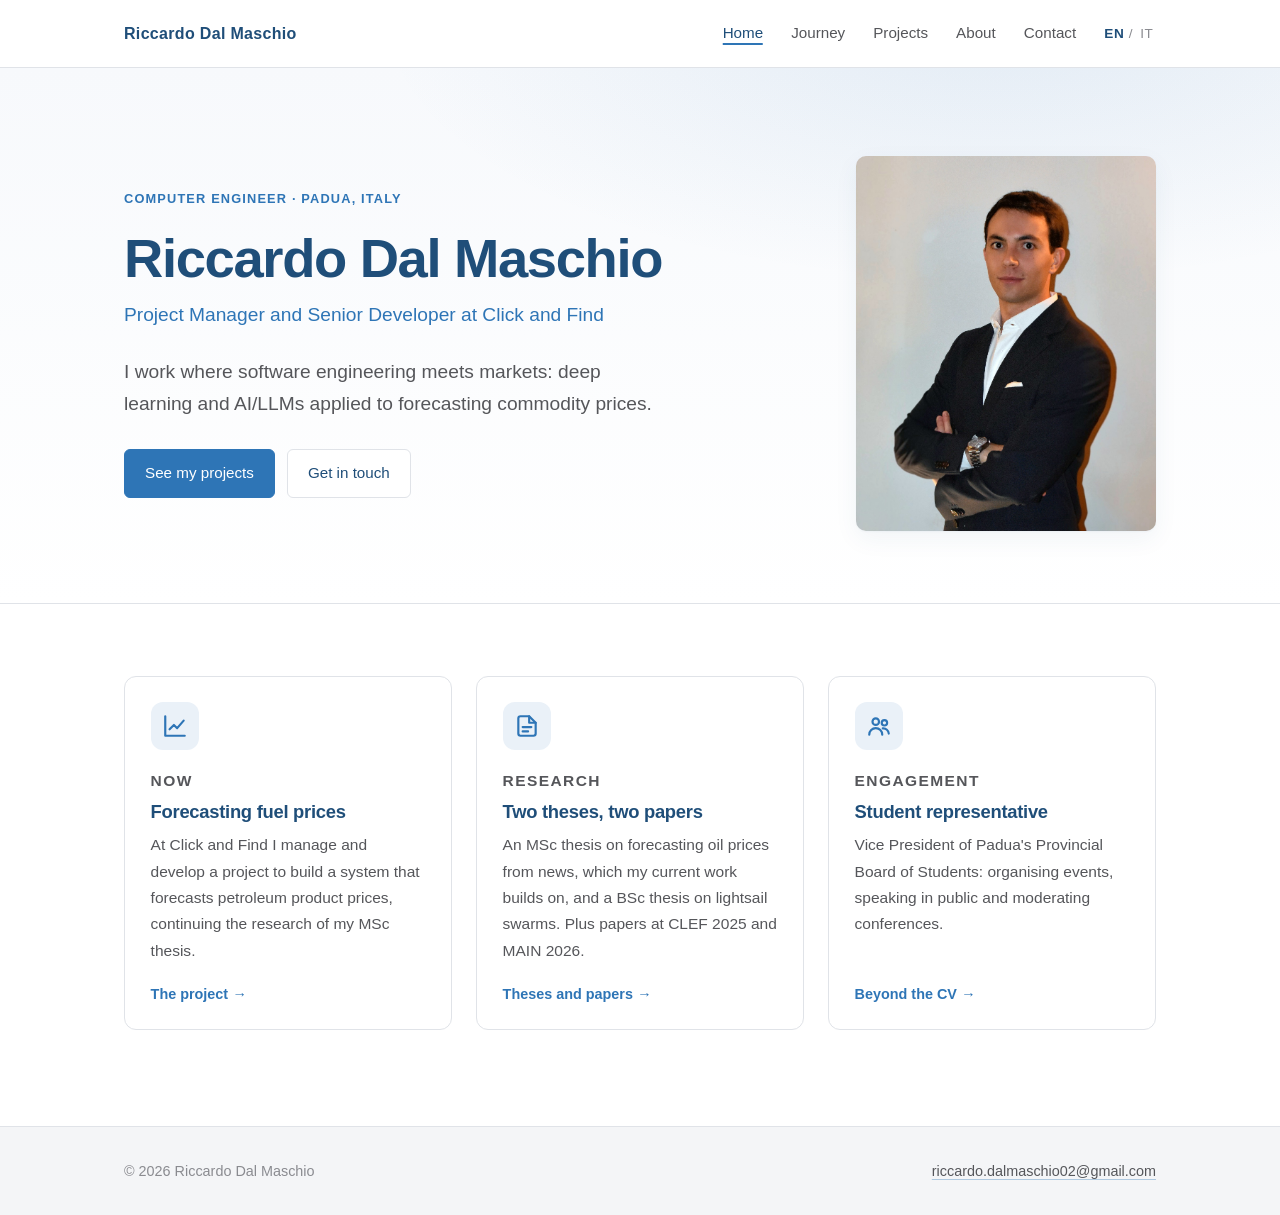
<file: index.html>
<!DOCTYPE html>
<html lang="en">
<head>
  <meta charset="utf-8">
  <meta name="viewport" content="width=device-width, initial-scale=1">
  <title>Riccardo Dal Maschio</title>
  <meta name="description" content="Riccardo Dal Maschio, computer engineer, project manager and senior developer at Click and Find, based in Padua, Italy.">
  <link rel="alternate" hreflang="it" href="it/index.html">
  <link rel="alternate" hreflang="en" href="index.html">
  <link rel="icon" href="favicon.svg" type="image/svg+xml">
  <link rel="stylesheet" href="styles.css?v=9">
  <script>document.documentElement.classList.add('js');</script>
</head>
<body>

  <header class="site-header">
    <div class="wrap">
      <a class="brand" href="index.html">Riccardo Dal Maschio</a>
      <div class="header-right">
        <nav class="site-nav" aria-label="Main">
          <ul>
            <li><a href="index.html" aria-current="page">Home</a></li>
            <li><a href="experience.html">Journey</a></li>
            <li><a href="projects.html">Projects</a></li>
            <li><a href="about.html">About</a></li>
            <li><a href="contact.html">Contact</a></li>
          </ul>
        </nav>
        <p class="lang-switch">
          <span aria-current="true">EN</span> / <a href="it/index.html" hreflang="it" lang="it">IT</a>
        </p>
      </div>
    </div>
  </header>

  <div class="hero-band">
    <div class="wrap">
      <section class="hero">
        <div class="hero-text reveal">
          <p class="eyebrow">Computer engineer &middot; Padua, Italy</p>
          <h1>Riccardo Dal Maschio</h1>
          <p class="role">Project Manager and Senior Developer at Click and Find</p>

          <p class="lede">
            I work where software engineering meets markets: deep learning and
            AI/LLMs applied to forecasting commodity prices.
          </p>

          <div class="actions">
            <a class="btn btn-primary" href="projects.html">See my projects</a>
            <a class="btn" href="contact.html">Get in touch</a>
          </div>
        </div>

        <img class="hero-photo reveal" src="resume/foto%20cv.jpg"
             alt="Portrait of Riccardo Dal Maschio" width="300" height="375">
      </section>
    </div>
  </div>

  <main>
    <div class="wrap">

      <ul class="highlights" data-stagger>
        <li class="reveal">
          <a class="card" href="projects.html#forecasting">
            <span class="card-icon">
              <svg viewBox="0 0 24 24" fill="none" stroke="currentColor" stroke-width="2" stroke-linecap="round" stroke-linejoin="round" aria-hidden="true"><path d="M3 3v18h18"/><path d="m7 15 4-4 3 3 6-7"/></svg>
            </span>
            <p class="eyebrow">Now</p>
            <h3>Forecasting fuel prices</h3>
            <p>At Click and Find I manage and develop a project to build a system that forecasts petroleum product prices, continuing the research of my MSc thesis.</p>
            <span class="more">The project</span>
          </a>
        </li>
        <li class="reveal">
          <a class="card" href="projects.html">
            <span class="card-icon">
              <svg viewBox="0 0 24 24" fill="none" stroke="currentColor" stroke-width="2" stroke-linecap="round" stroke-linejoin="round" aria-hidden="true"><path d="M14 3H6a2 2 0 0 0-2 2v14a2 2 0 0 0 2 2h12a2 2 0 0 0 2-2V9z"/><path d="M14 3v6h6"/><path d="M8 13h8M8 17h5"/></svg>
            </span>
            <p class="eyebrow">Research</p>
            <h3>Two theses, two papers</h3>
            <p>An MSc thesis on forecasting oil prices from news, which my current work builds on, and a BSc thesis on lightsail swarms. Plus papers at CLEF 2025 and MAIN 2026.</p>
            <span class="more">Theses and papers</span>
          </a>
        </li>
        <li class="reveal">
          <a class="card" href="about.html#beyond">
            <span class="card-icon">
              <svg viewBox="0 0 24 24" fill="none" stroke="currentColor" stroke-width="2" stroke-linecap="round" stroke-linejoin="round" aria-hidden="true"><circle cx="9" cy="8" r="3"/><path d="M3 20a6 6 0 0 1 12 0"/><circle cx="17" cy="9" r="2.5"/><path d="M15.5 14.2A5 5 0 0 1 21 19"/></svg>
            </span>
            <p class="eyebrow">Engagement</p>
            <h3>Student representative</h3>
            <p>Vice President of Padua's Provincial Board of Students: organising events, speaking in public and moderating conferences.</p>
            <span class="more">Beyond the CV</span>
          </a>
        </li>
      </ul>

    </div>
  </main>

  <footer class="site-footer">
    <div class="wrap">
      <span>&copy; 2026 Riccardo Dal Maschio</span>
      <span><a href="mailto:riccardo.dalmaschio02@gmail.com">riccardo.dalmaschio02@gmail.com</a></span>
    </div>
  </footer>

  <script src="script.js?v=9"></script>
</body>
</html>
</file>
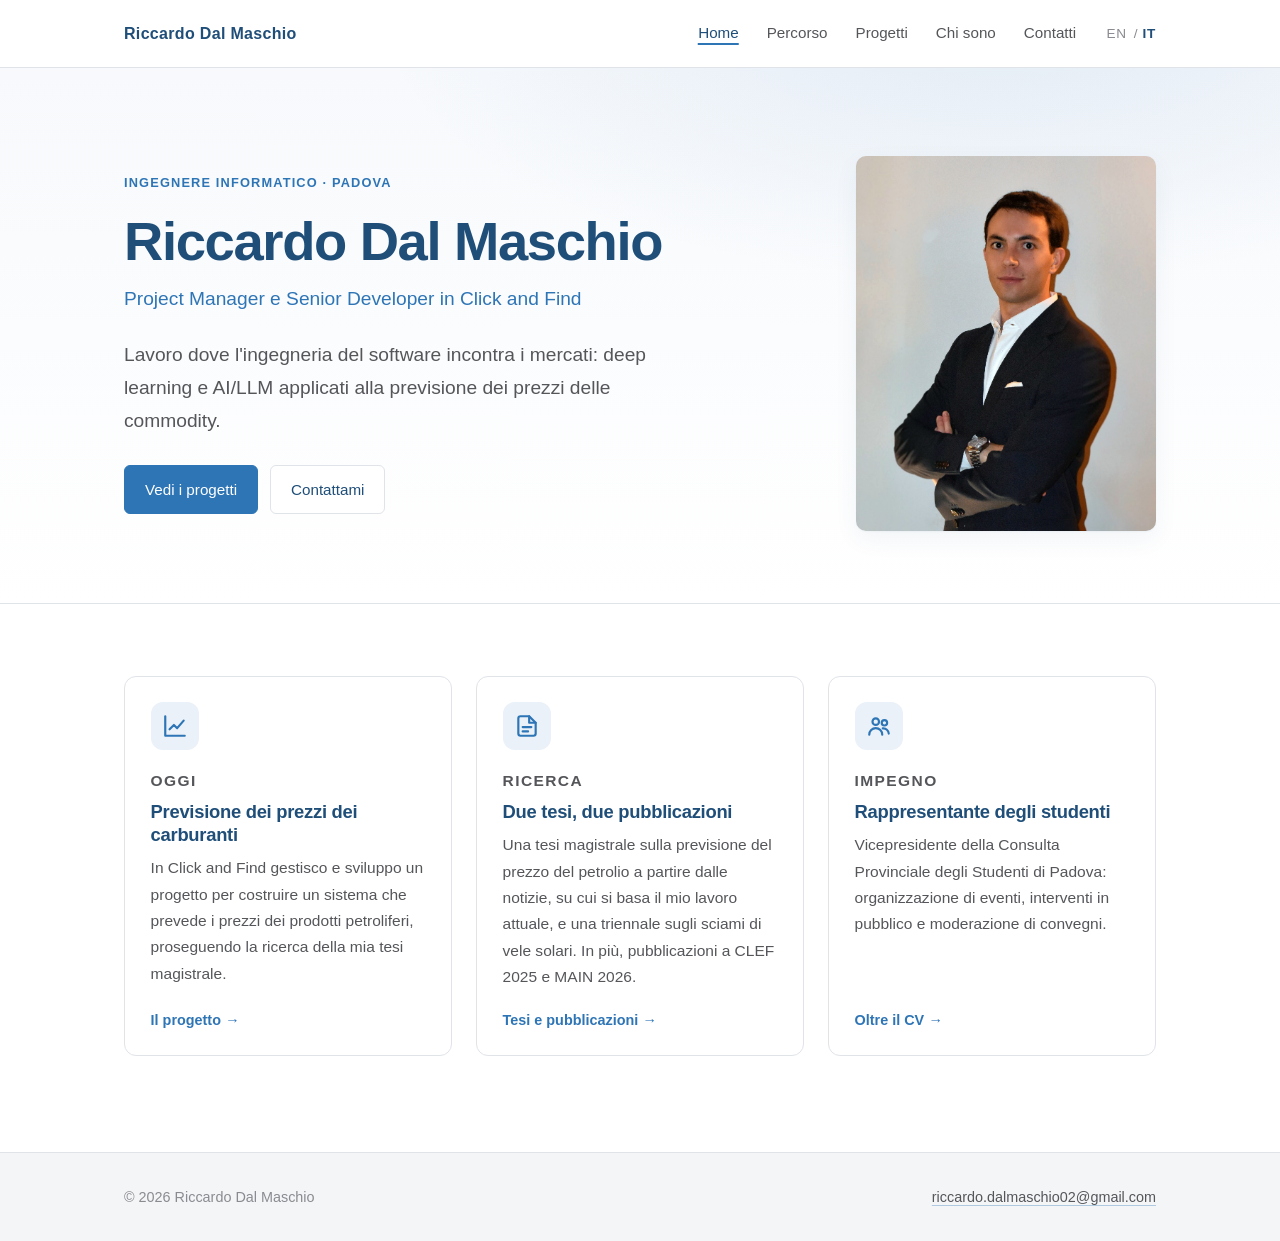
<file: it/index.html>
<!DOCTYPE html>
<html lang="it">
<head>
  <meta charset="utf-8">
  <meta name="viewport" content="width=device-width, initial-scale=1">
  <title>Riccardo Dal Maschio</title>
  <meta name="description" content="Riccardo Dal Maschio, ingegnere informatico, project manager e senior developer in Click and Find, con base a Padova.">
  <link rel="alternate" hreflang="it" href="index.html">
  <link rel="alternate" hreflang="en" href="../index.html">
  <link rel="icon" href="../favicon.svg" type="image/svg+xml">
  <link rel="stylesheet" href="../styles.css?v=9">
  <script>document.documentElement.classList.add('js');</script>
</head>
<body>

  <header class="site-header">
    <div class="wrap">
      <a class="brand" href="index.html">Riccardo Dal Maschio</a>
      <div class="header-right">
        <nav class="site-nav" aria-label="Principale">
          <ul>
            <li><a href="index.html" aria-current="page">Home</a></li>
            <li><a href="experience.html">Percorso</a></li>
            <li><a href="projects.html">Progetti</a></li>
            <li><a href="about.html">Chi sono</a></li>
            <li><a href="contact.html">Contatti</a></li>
          </ul>
        </nav>
        <p class="lang-switch">
          <a href="../index.html" hreflang="en" lang="en">EN</a> / <span aria-current="true">IT</span>
        </p>
      </div>
    </div>
  </header>

  <div class="hero-band">
    <div class="wrap">
      <section class="hero">
        <div class="hero-text reveal">
          <p class="eyebrow">Ingegnere informatico &middot; Padova</p>
          <h1>Riccardo Dal Maschio</h1>
          <p class="role">Project Manager e Senior Developer in Click and Find</p>

          <p class="lede">
            Lavoro dove l'ingegneria del software incontra i mercati: deep
            learning e AI/LLM applicati alla previsione dei prezzi delle
            commodity.
          </p>

          <div class="actions">
            <a class="btn btn-primary" href="projects.html">Vedi i progetti</a>
            <a class="btn" href="contact.html">Contattami</a>
          </div>
        </div>

        <img class="hero-photo reveal" src="../resume/foto%20cv.jpg"
             alt="Ritratto di Riccardo Dal Maschio" width="300" height="375">
      </section>
    </div>
  </div>

  <main>
    <div class="wrap">

      <ul class="highlights" data-stagger>
        <li class="reveal">
          <a class="card" href="projects.html#forecasting">
            <span class="card-icon">
              <svg viewBox="0 0 24 24" fill="none" stroke="currentColor" stroke-width="2" stroke-linecap="round" stroke-linejoin="round" aria-hidden="true"><path d="M3 3v18h18"/><path d="m7 15 4-4 3 3 6-7"/></svg>
            </span>
            <p class="eyebrow">Oggi</p>
            <h3>Previsione dei prezzi dei carburanti</h3>
            <p>In Click and Find gestisco e sviluppo un progetto per costruire un sistema che prevede i prezzi dei prodotti petroliferi, proseguendo la ricerca della mia tesi magistrale.</p>
            <span class="more">Il progetto</span>
          </a>
        </li>
        <li class="reveal">
          <a class="card" href="projects.html">
            <span class="card-icon">
              <svg viewBox="0 0 24 24" fill="none" stroke="currentColor" stroke-width="2" stroke-linecap="round" stroke-linejoin="round" aria-hidden="true"><path d="M14 3H6a2 2 0 0 0-2 2v14a2 2 0 0 0 2 2h12a2 2 0 0 0 2-2V9z"/><path d="M14 3v6h6"/><path d="M8 13h8M8 17h5"/></svg>
            </span>
            <p class="eyebrow">Ricerca</p>
            <h3>Due tesi, due pubblicazioni</h3>
            <p>Una tesi magistrale sulla previsione del prezzo del petrolio a partire dalle notizie, su cui si basa il mio lavoro attuale, e una triennale sugli sciami di vele solari. In più, pubblicazioni a CLEF 2025 e MAIN 2026.</p>
            <span class="more">Tesi e pubblicazioni</span>
          </a>
        </li>
        <li class="reveal">
          <a class="card" href="about.html#beyond">
            <span class="card-icon">
              <svg viewBox="0 0 24 24" fill="none" stroke="currentColor" stroke-width="2" stroke-linecap="round" stroke-linejoin="round" aria-hidden="true"><circle cx="9" cy="8" r="3"/><path d="M3 20a6 6 0 0 1 12 0"/><circle cx="17" cy="9" r="2.5"/><path d="M15.5 14.2A5 5 0 0 1 21 19"/></svg>
            </span>
            <p class="eyebrow">Impegno</p>
            <h3>Rappresentante degli studenti</h3>
            <p>Vicepresidente della Consulta Provinciale degli Studenti di Padova: organizzazione di eventi, interventi in pubblico e moderazione di convegni.</p>
            <span class="more">Oltre il CV</span>
          </a>
        </li>
      </ul>

    </div>
  </main>

  <footer class="site-footer">
    <div class="wrap">
      <span>&copy; 2026 Riccardo Dal Maschio</span>
      <span><a href="mailto:riccardo.dalmaschio02@gmail.com">riccardo.dalmaschio02@gmail.com</a></span>
    </div>
  </footer>

  <script src="../script.js?v=9"></script>
</body>
</html>
</file>
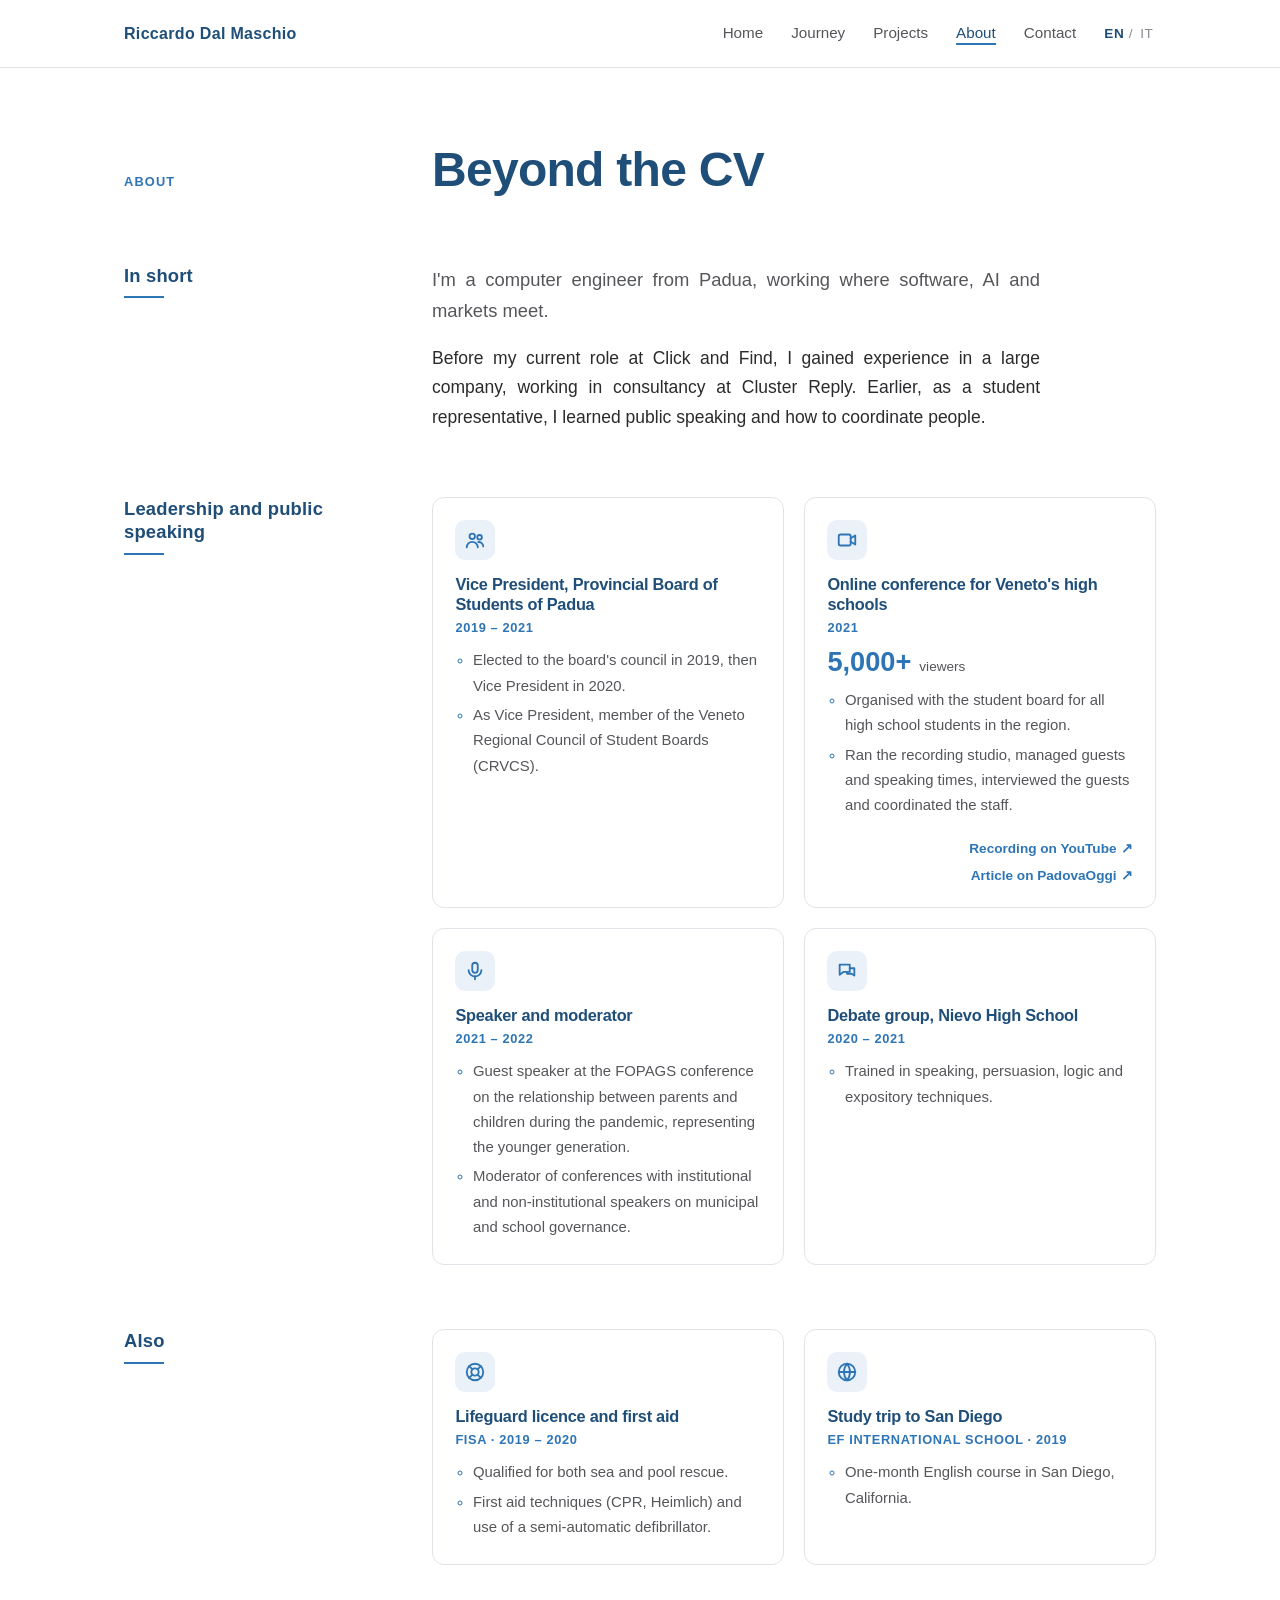
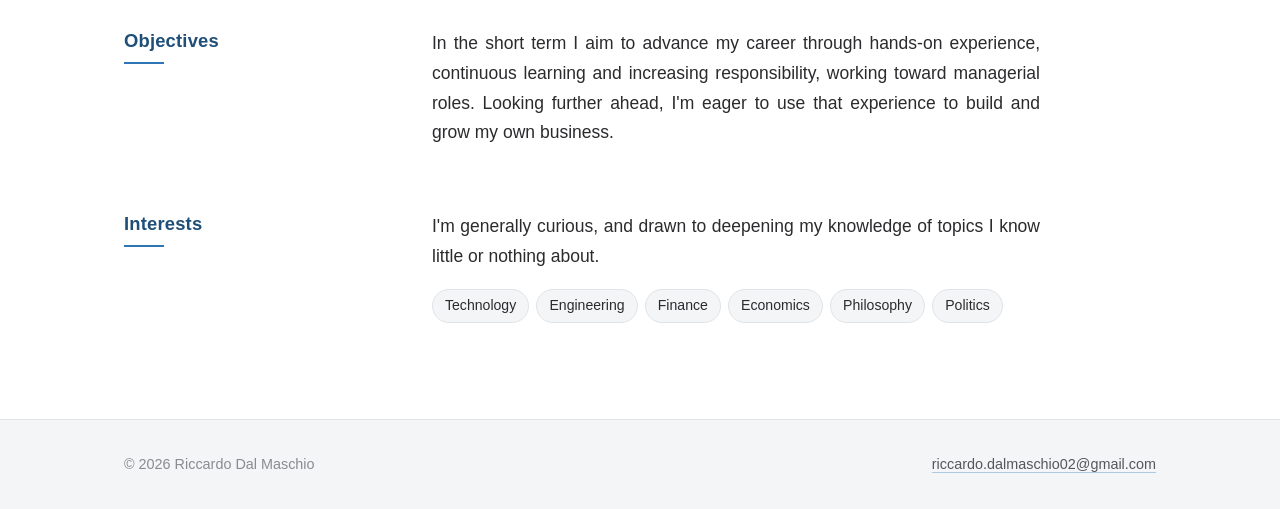
<file: about.html>
<!DOCTYPE html>
<html lang="en">
<head>
  <meta charset="utf-8">
  <meta name="viewport" content="width=device-width, initial-scale=1">
  <title>About | Riccardo Dal Maschio</title>
  <meta name="description" content="About Riccardo Dal Maschio: who he is, leadership and public speaking, objectives and interests.">
  <link rel="alternate" hreflang="it" href="it/about.html">
  <link rel="alternate" hreflang="en" href="about.html">
  <link rel="icon" href="favicon.svg" type="image/svg+xml">
  <link rel="stylesheet" href="styles.css?v=9">
  <script>document.documentElement.classList.add('js');</script>
</head>
<body>

  <header class="site-header">
    <div class="wrap">
      <a class="brand" href="index.html">Riccardo Dal Maschio</a>
      <div class="header-right">
        <nav class="site-nav" aria-label="Main">
          <ul>
            <li><a href="index.html">Home</a></li>
            <li><a href="experience.html">Journey</a></li>
            <li><a href="projects.html">Projects</a></li>
            <li><a href="about.html" aria-current="page">About</a></li>
            <li><a href="contact.html">Contact</a></li>
          </ul>
        </nav>
        <p class="lang-switch">
          <span aria-current="true">EN</span> / <a href="it/about.html" hreflang="it" lang="it">IT</a>
        </p>
      </div>
    </div>
  </header>

  <main>
    <div class="wrap">

      <div class="page-head reveal">
        <p class="eyebrow">About</p>
        <h1>Beyond the CV</h1>
      </div>

      <section class="content-section reveal">
        <h2>In short</h2>
        <div class="section-body">
          <p class="lede">
            I'm a computer engineer from Padua, working where software, AI and
            markets meet.
          </p>
          <p>
            Before my current role at Click and Find, I gained experience in a
            large company, working in consultancy at Cluster Reply. Earlier, as a student
            representative, I learned public speaking and how to coordinate
            people.
          </p>
        </div>
      </section>

      <section class="content-section reveal" id="beyond">
        <h2>Leadership and public speaking</h2>
        <div class="section-body">
          <ul class="info-grid" data-stagger>

            <li class="reveal">
              <div class="card">
                <span class="card-icon">
                  <svg viewBox="0 0 24 24" fill="none" stroke="currentColor" stroke-width="2" stroke-linecap="round" stroke-linejoin="round" aria-hidden="true"><circle cx="9" cy="8" r="3"/><path d="M3 20a6 6 0 0 1 12 0"/><circle cx="17" cy="9" r="2.5"/><path d="M15.5 14.2A5 5 0 0 1 21 19"/></svg>
                </span>
                <h3>Vice President, Provincial Board of Students of Padua</h3>
                <span class="tl-date">2019 &ndash; 2021</span>
                <ul>
                  <li>Elected to the board's council in 2019, then Vice President in 2020.</li>
                  <li>As Vice President, member of the Veneto Regional Council of Student Boards (CRVCS).</li>
                </ul>
              </div>
            </li>

            <li class="reveal">
              <div class="card">
                <span class="card-icon">
                  <svg viewBox="0 0 24 24" fill="none" stroke="currentColor" stroke-width="2" stroke-linecap="round" stroke-linejoin="round" aria-hidden="true"><rect x="3" y="6" width="13" height="12" rx="2"/><path d="m16 10 5-3v10l-5-3"/></svg>
                </span>
                <h3>Online conference for Veneto's high schools</h3>
                <span class="tl-date">2021</span>
                <p class="stat"><strong>5,000+</strong><span>viewers</span></p>
                <ul>
                  <li>Organised with the student board for all high school students in the region.</li>
                  <li>Ran the recording studio, managed guests and speaking times, interviewed the guests and coordinated the staff.</li>
                </ul>
                <p class="ext-link"><a href="https://www.youtube.com/live/oI2OETbcV40" target="_blank" rel="noopener">Recording on YouTube</a><a href="https://www.padovaoggi.it/attualita/parole-per-legalita-padova-23-aprile-2021.html" target="_blank" rel="noopener">Article on PadovaOggi</a></p>
              </div>
            </li>

            <li class="reveal">
              <div class="card">
                <span class="card-icon">
                  <svg viewBox="0 0 24 24" fill="none" stroke="currentColor" stroke-width="2" stroke-linecap="round" stroke-linejoin="round" aria-hidden="true"><rect x="9" y="3" width="6" height="11" rx="3"/><path d="M5 11a7 7 0 0 0 14 0"/><path d="M12 18v3"/></svg>
                </span>
                <h3>Speaker and moderator</h3>
                <span class="tl-date">2021 &ndash; 2022</span>
                <ul>
                  <li>Guest speaker at the FOPAGS conference on the relationship between parents and children during the pandemic, representing the younger generation.</li>
                  <li>Moderator of conferences with institutional and non-institutional speakers on municipal and school governance.</li>
                </ul>
              </div>
            </li>

            <li class="reveal">
              <div class="card">
                <span class="card-icon">
                  <svg viewBox="0 0 24 24" fill="none" stroke="currentColor" stroke-width="2" stroke-linecap="round" stroke-linejoin="round" aria-hidden="true"><path d="M4 5h11v8H8l-4 3z"/><path d="M15 9h5v8l-3-2h-5v-2"/></svg>
                </span>
                <h3>Debate group, Nievo High School</h3>
                <span class="tl-date">2020 &ndash; 2021</span>
                <ul>
                  <li>Trained in speaking, persuasion, logic and expository techniques.</li>
                </ul>
              </div>
            </li>

          </ul>
        </div>
      </section>

      <section class="content-section reveal">
        <h2>Also</h2>
        <div class="section-body">
          <ul class="info-grid" data-stagger>

            <li class="reveal">
              <div class="card">
                <span class="card-icon">
                  <svg viewBox="0 0 24 24" fill="none" stroke="currentColor" stroke-width="2" stroke-linecap="round" stroke-linejoin="round" aria-hidden="true"><circle cx="12" cy="12" r="9"/><circle cx="12" cy="12" r="4"/><path d="m5.6 5.6 3.6 3.6M14.8 14.8l3.6 3.6M18.4 5.6l-3.6 3.6M9.2 14.8l-3.6 3.6"/></svg>
                </span>
                <h3>Lifeguard licence and first aid</h3>
                <span class="tl-date">FISA &middot; 2019 &ndash; 2020</span>
                <ul>
                  <li>Qualified for both sea and pool rescue.</li>
                  <li>First aid techniques (CPR, Heimlich) and use of a semi-automatic defibrillator.</li>
                </ul>
              </div>
            </li>

            <li class="reveal">
              <div class="card">
                <span class="card-icon">
                  <svg viewBox="0 0 24 24" fill="none" stroke="currentColor" stroke-width="2" stroke-linecap="round" stroke-linejoin="round" aria-hidden="true"><circle cx="12" cy="12" r="9"/><path d="M3 12h18"/><path d="M12 3a14 14 0 0 1 0 18a14 14 0 0 1 0-18"/></svg>
                </span>
                <h3>Study trip to San Diego</h3>
                <span class="tl-date">EF International School &middot; 2019</span>
                <ul>
                  <li>One-month English course in San Diego, California.</li>
                </ul>
              </div>
            </li>

          </ul>
        </div>
      </section>

      <section class="content-section reveal">
        <h2>Objectives</h2>
        <div class="section-body">
          <p>
            In the short term I aim to advance my career through hands-on
            experience, continuous learning and increasing responsibility, working
            toward managerial roles. Looking further ahead, I'm eager to use that
            experience to build and grow my own business.
          </p>
        </div>
      </section>

      <section class="content-section reveal">
        <h2>Interests</h2>
        <div class="section-body">
          <p>
            I'm generally curious, and drawn to deepening my knowledge of topics I
            know little or nothing about.
          </p>
          <ul class="chips">
            <li>Technology</li>
            <li>Engineering</li>
            <li>Finance</li>
            <li>Economics</li>
            <li>Philosophy</li>
            <li>Politics</li>
          </ul>
        </div>
      </section>

    </div>
  </main>

  <footer class="site-footer">
    <div class="wrap">
      <span>&copy; 2026 Riccardo Dal Maschio</span>
      <span><a href="mailto:riccardo.dalmaschio02@gmail.com">riccardo.dalmaschio02@gmail.com</a></span>
    </div>
  </footer>

  <script src="script.js?v=9"></script>
</body>
</html>
</file>
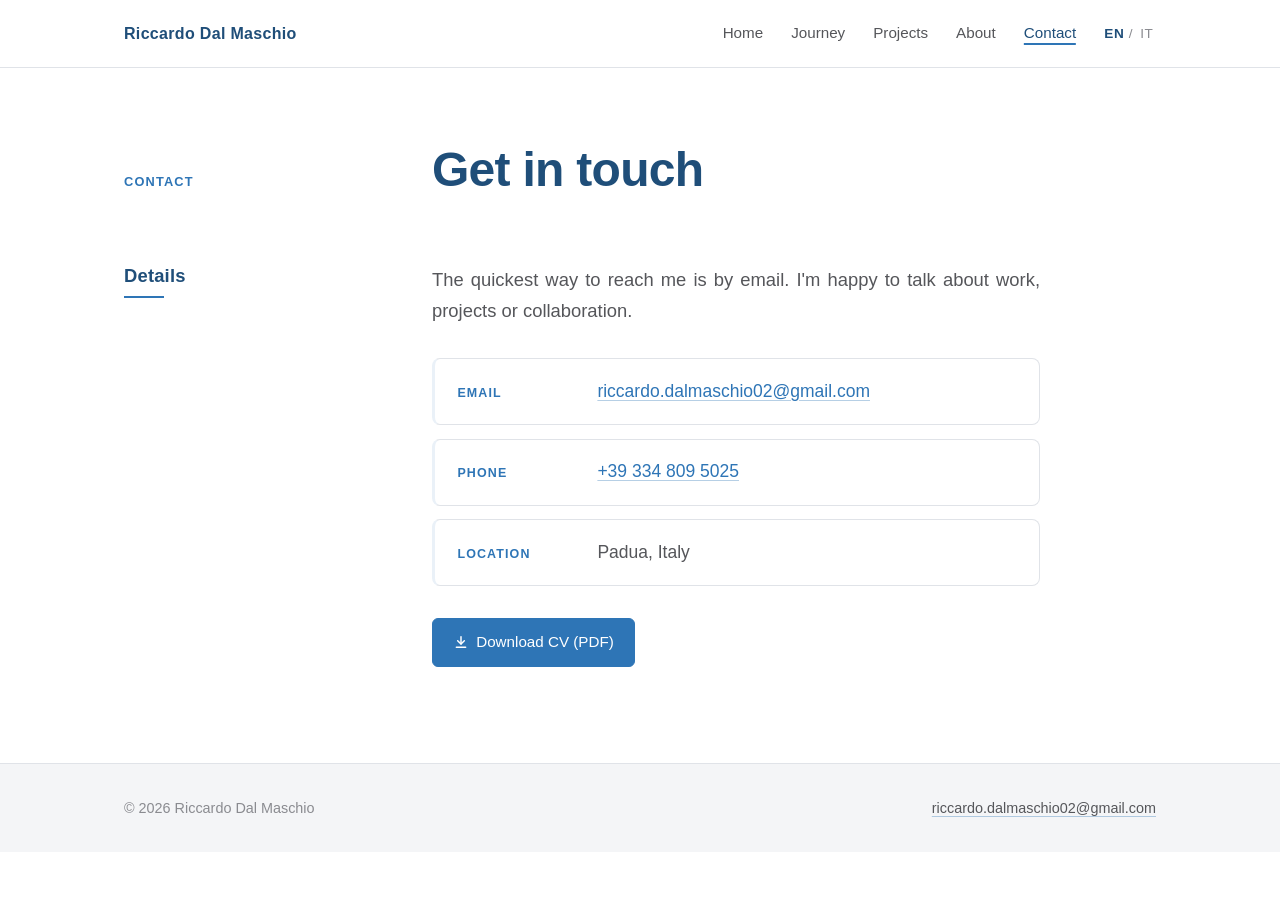
<file: contact.html>
<!DOCTYPE html>
<html lang="en">
<head>
  <meta charset="utf-8">
  <meta name="viewport" content="width=device-width, initial-scale=1">
  <title>Contact | Riccardo Dal Maschio</title>
  <meta name="description" content="Get in touch with Riccardo Dal Maschio.">
  <link rel="alternate" hreflang="it" href="it/contact.html">
  <link rel="alternate" hreflang="en" href="contact.html">
  <link rel="icon" href="favicon.svg" type="image/svg+xml">
  <link rel="stylesheet" href="styles.css?v=9">
  <script>document.documentElement.classList.add('js');</script>
</head>
<body>

  <header class="site-header">
    <div class="wrap">
      <a class="brand" href="index.html">Riccardo Dal Maschio</a>
      <div class="header-right">
        <nav class="site-nav" aria-label="Main">
          <ul>
            <li><a href="index.html">Home</a></li>
            <li><a href="experience.html">Journey</a></li>
            <li><a href="projects.html">Projects</a></li>
            <li><a href="about.html">About</a></li>
            <li><a href="contact.html" aria-current="page">Contact</a></li>
          </ul>
        </nav>
        <p class="lang-switch">
          <span aria-current="true">EN</span> / <a href="it/contact.html" hreflang="it" lang="it">IT</a>
        </p>
      </div>
    </div>
  </header>

  <main>
    <div class="wrap">

      <div class="page-head reveal">
        <p class="eyebrow">Contact</p>
        <h1>Get in touch</h1>
      </div>

      <section class="content-section reveal">
        <h2>Details</h2>
        <div class="section-body">
          <p class="lede">
            The quickest way to reach me is by email. I'm happy to talk about work,
            projects or collaboration.
          </p>

          <ul class="contact-list" data-stagger>
            <li class="reveal">
              <span class="label">Email</span>
              <a href="mailto:riccardo.dalmaschio02@gmail.com">riccardo.dalmaschio02@gmail.com</a>
            </li>
            <li class="reveal">
              <span class="label">Phone</span>
              <a href="tel:+393348095025">+39 334 809 5025</a>
            </li>
            <li class="reveal">
              <span class="label">Location</span>
              <span class="muted">Padua, Italy</span>
            </li>
          </ul>
          <div class="actions">
            <a class="btn btn-primary" href="resume/Riccardo%20Dal%20Maschio%20CV.pdf?v=3" download><svg viewBox="0 0 24 24" fill="none" stroke="currentColor" stroke-width="2.2" stroke-linecap="round" stroke-linejoin="round" aria-hidden="true"><path d="M12 4v11"/><path d="m7 10 5 5 5-5"/><path d="M5 20h14"/></svg>Download CV (PDF)</a>
          </div>
        </div>
      </section>

    </div>
  </main>

  <footer class="site-footer">
    <div class="wrap">
      <span>&copy; 2026 Riccardo Dal Maschio</span>
      <span><a href="mailto:riccardo.dalmaschio02@gmail.com">riccardo.dalmaschio02@gmail.com</a></span>
    </div>
  </footer>

  <script src="script.js?v=9"></script>
</body>
</html>
</file>
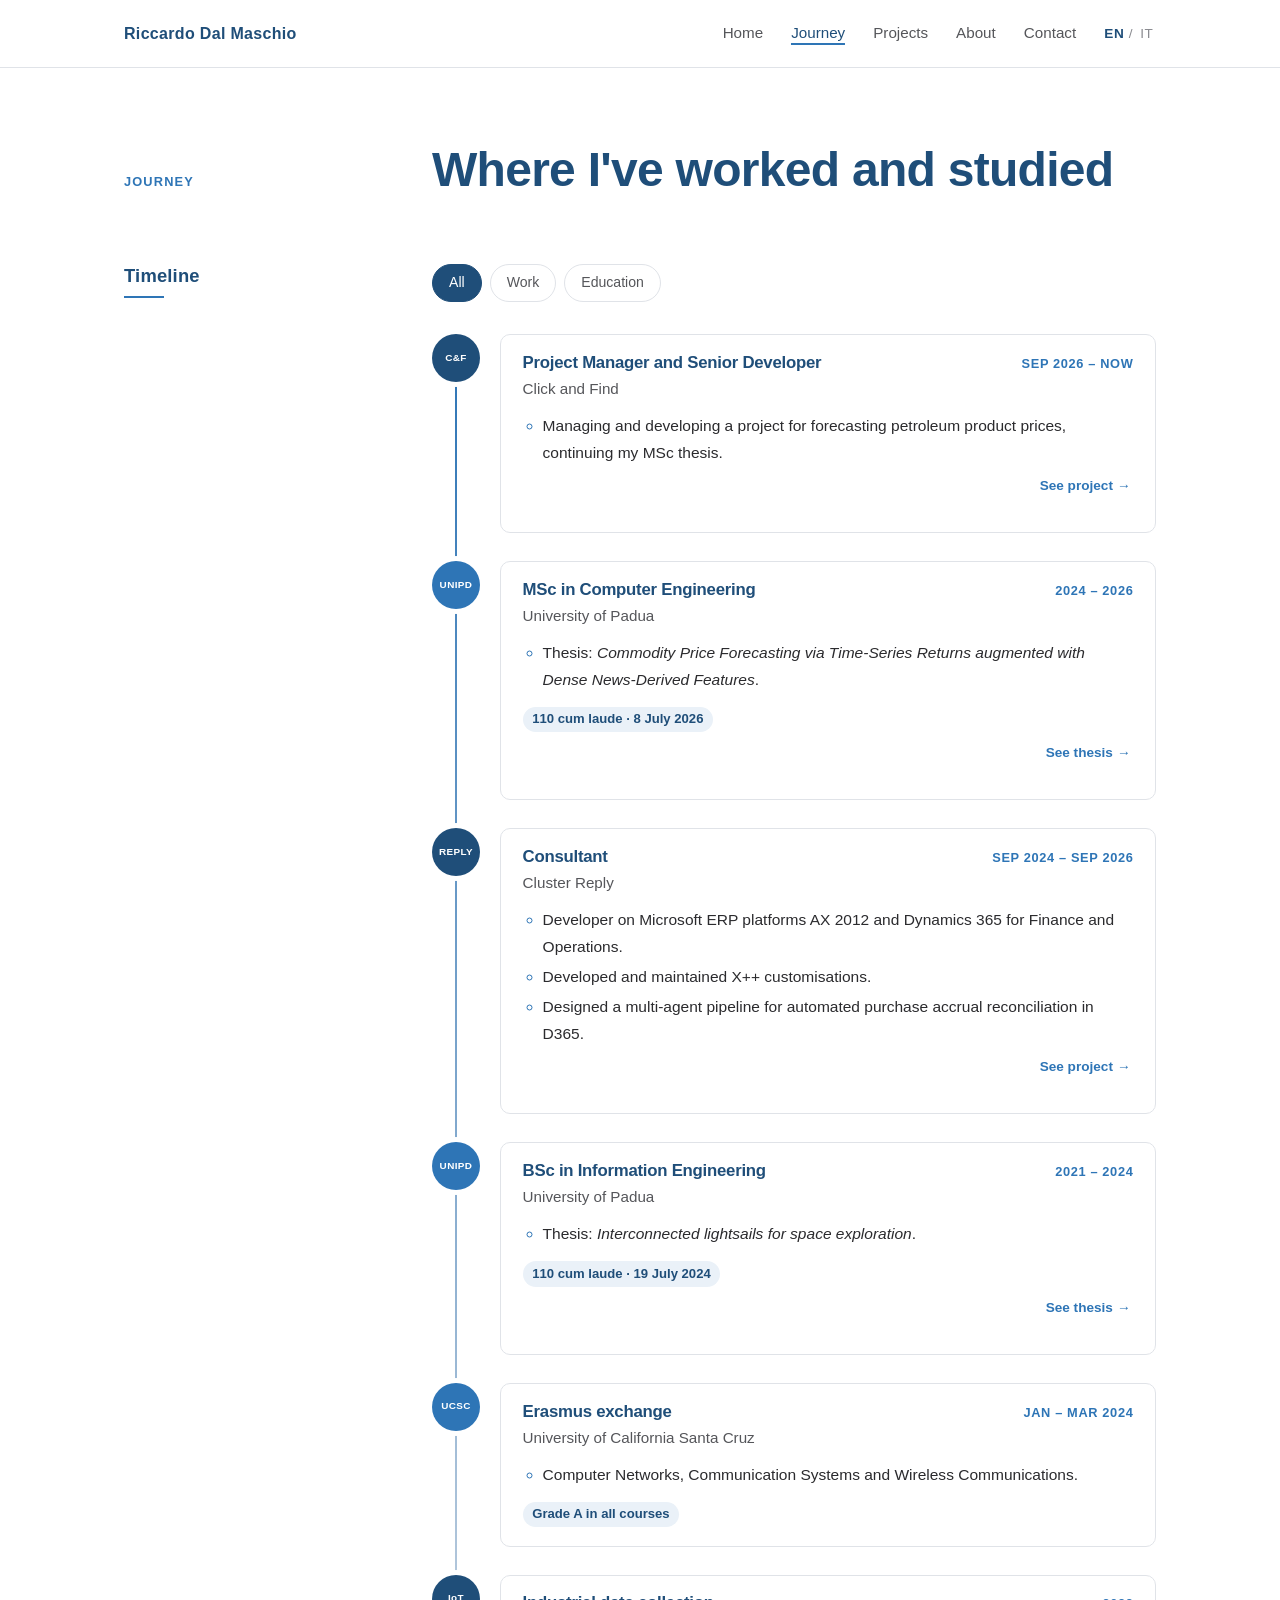
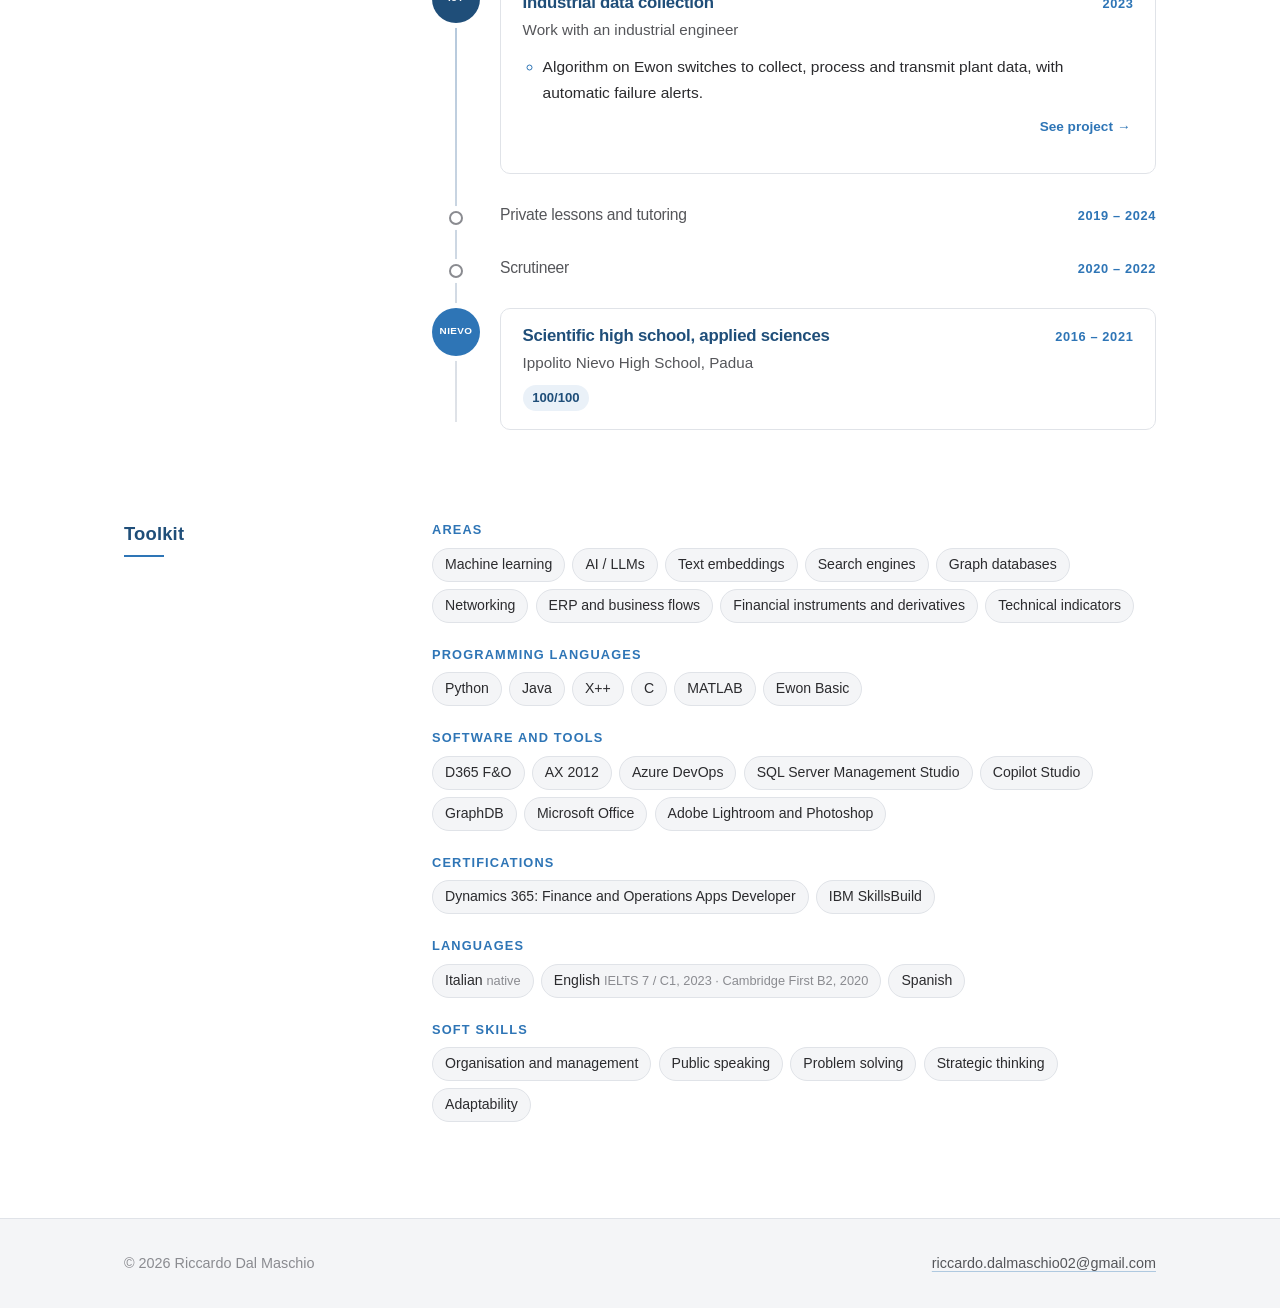
<file: experience.html>
<!DOCTYPE html>
<html lang="en">
<head>
  <meta charset="utf-8">
  <meta name="viewport" content="width=device-width, initial-scale=1">
  <title>Journey | Riccardo Dal Maschio</title>
  <meta name="description" content="Work experience, education and skills of Riccardo Dal Maschio.">
  <link rel="alternate" hreflang="it" href="it/experience.html">
  <link rel="alternate" hreflang="en" href="experience.html">
  <link rel="icon" href="favicon.svg" type="image/svg+xml">
  <link rel="stylesheet" href="styles.css?v=9">
  <script>document.documentElement.classList.add('js');</script>
</head>
<body>

  <header class="site-header">
    <div class="wrap">
      <a class="brand" href="index.html">Riccardo Dal Maschio</a>
      <div class="header-right">
        <nav class="site-nav" aria-label="Main">
          <ul>
            <li><a href="index.html">Home</a></li>
            <li><a href="experience.html" aria-current="page">Journey</a></li>
            <li><a href="projects.html">Projects</a></li>
            <li><a href="about.html">About</a></li>
            <li><a href="contact.html">Contact</a></li>
          </ul>
        </nav>
        <p class="lang-switch">
          <span aria-current="true">EN</span> / <a href="it/experience.html" hreflang="it" lang="it">IT</a>
        </p>
      </div>
    </div>
  </header>

  <main>
    <div class="wrap">

      <div class="page-head reveal">
        <p class="eyebrow">Journey</p>
        <h1>Where I've worked and studied</h1>
      </div>

      <section class="content-section reveal">
        <h2>Timeline</h2>
        <div class="section-body">

          <div class="filters" data-filter-bar role="group" aria-label="Filter timeline">
            <button type="button" data-filter="all" aria-pressed="true">All</button>
            <button type="button" data-filter="work" aria-pressed="false">Work</button>
            <button type="button" data-filter="edu" aria-pressed="false">Education</button>
          </div>

          <ol class="timeline" data-stagger>

            <li class="tl-item reveal" data-type="work">
              <span class="badge" aria-hidden="true">C&amp;F</span>
              <div class="tl-body">
                <div class="tl-top">
                  <h3>Project Manager and Senior Developer</h3>
                  <span class="tl-date">Sep 2026 &ndash; now</span>
                </div>
                <p class="tl-org">Click and Find</p>
                <ul>
                  <li>Managing and developing a project for forecasting petroleum product prices, continuing my MSc thesis.</li>
                </ul>
                <p class="tl-more"><a href="projects.html#forecasting">See project</a></p>
              </div>
            </li>

            <li class="tl-item reveal" data-type="edu">
              <span class="badge" aria-hidden="true">UNIPD</span>
              <div class="tl-body">
                <div class="tl-top">
                  <h3>MSc in Computer Engineering</h3>
                  <span class="tl-date">2024 &ndash; 2026</span>
                </div>
                <p class="tl-org">University of Padua</p>
                <ul>
                  <li>Thesis: <em>Commodity Price Forecasting via Time-Series Returns augmented with Dense News-Derived Features</em>.</li>
                </ul>
                <span class="grade">110 cum laude &middot; 8 July 2026</span>
                <p class="tl-more"><a href="projects.html#thesis">See thesis</a></p>
              </div>
            </li>

            <li class="tl-item reveal" data-type="work">
              <span class="badge" aria-hidden="true">REPLY</span>
              <div class="tl-body">
                <div class="tl-top">
                  <h3>Consultant</h3>
                  <span class="tl-date">Sep 2024 &ndash; Sep 2026</span>
                </div>
                <p class="tl-org">Cluster Reply</p>
                <ul>
                  <li>Developer on Microsoft ERP platforms AX 2012 and Dynamics 365 for Finance and Operations.</li>
                  <li>Developed and maintained X++ customisations.</li>
                  <li>Designed a multi-agent pipeline for automated purchase accrual reconciliation in D365.</li>
                </ul>
                <p class="tl-more"><a href="projects.html#reply">See project</a></p>
              </div>
            </li>

            <li class="tl-item reveal" data-type="edu">
              <span class="badge" aria-hidden="true">UNIPD</span>
              <div class="tl-body">
                <div class="tl-top">
                  <h3>BSc in Information Engineering</h3>
                  <span class="tl-date">2021 &ndash; 2024</span>
                </div>
                <p class="tl-org">University of Padua</p>
                <ul>
                  <li>Thesis: <em>Interconnected lightsails for space exploration</em>.</li>
                </ul>
                <span class="grade">110 cum laude &middot; 19 July 2024</span>
                <p class="tl-more"><a href="projects.html#lightsails">See thesis</a></p>
              </div>
            </li>

            <li class="tl-item reveal" data-type="edu">
              <span class="badge" aria-hidden="true">UCSC</span>
              <div class="tl-body">
                <div class="tl-top">
                  <h3>Erasmus exchange</h3>
                  <span class="tl-date">Jan &ndash; Mar 2024</span>
                </div>
                <p class="tl-org">University of California Santa Cruz</p>
                <ul>
                  <li>Computer Networks, Communication Systems and Wireless Communications.</li>
                </ul>
                <span class="grade">Grade A in all courses</span>
              </div>
            </li>

            <li class="tl-item reveal" data-type="work">
              <span class="badge" aria-hidden="true">IoT</span>
              <div class="tl-body">
                <div class="tl-top">
                  <h3>Industrial data collection</h3>
                  <span class="tl-date">2023</span>
                </div>
                <p class="tl-org">Work with an industrial engineer</p>
                <ul>
                  <li>Algorithm on Ewon switches to collect, process and transmit plant data, with automatic failure alerts.</li>
                </ul>
                <p class="tl-more"><a href="projects.html#ewon">See project</a></p>
              </div>
            </li>

            <li class="tl-item minor reveal" data-type="work">
              <span class="badge" aria-hidden="true"></span>
              <div class="tl-body">
                <div class="tl-top">
                  <h3>Private lessons and tutoring</h3>
                  <span class="tl-date">2019 &ndash; 2024</span>
                </div>
              </div>
            </li>

            <li class="tl-item minor reveal" data-type="work">
              <span class="badge" aria-hidden="true"></span>
              <div class="tl-body">
                <div class="tl-top">
                  <h3>Scrutineer</h3>
                  <span class="tl-date">2020 &ndash; 2022</span>
                </div>
              </div>
            </li>

            <li class="tl-item reveal" data-type="edu">
              <span class="badge" aria-hidden="true">NIEVO</span>
              <div class="tl-body">
                <div class="tl-top">
                  <h3>Scientific high school, applied sciences</h3>
                  <span class="tl-date">2016 &ndash; 2021</span>
                </div>
                <p class="tl-org">Ippolito Nievo High School, Padua</p>
                <span class="grade">100/100</span>
              </div>
            </li>

          </ol>
        </div>
      </section>

      <section class="content-section reveal">
        <h2>Toolkit</h2>
        <div class="section-body chip-groups">

          <div>
            <h3>Areas</h3>
            <ul class="chips">
              <li>Machine learning</li>
              <li>AI / LLMs</li>
              <li>Text embeddings</li>
              <li>Search engines</li>
              <li>Graph databases</li>
              <li>Networking</li>
              <li>ERP and business flows</li>
              <li>Financial instruments and derivatives</li>
              <li>Technical indicators</li>
            </ul>
          </div>

          <div>
            <h3>Programming languages</h3>
            <ul class="chips">
              <li>Python</li>
              <li>Java</li>
              <li>X++</li>
              <li>C</li>
              <li>MATLAB</li>
              <li>Ewon Basic</li>
            </ul>
          </div>

          <div>
            <h3>Software and tools</h3>
            <ul class="chips">
              <li>D365 F&amp;O</li>
              <li>AX 2012</li>
              <li>Azure DevOps</li>
              <li>SQL Server Management Studio</li>
              <li>Copilot Studio</li>
              <li>GraphDB</li>
              <li>Microsoft Office</li>
              <li>Adobe Lightroom and Photoshop</li>
            </ul>
          </div>

          <div>
            <h3>Certifications</h3>
            <ul class="chips">
              <li>Dynamics 365: Finance and Operations Apps Developer</li>
              <li>IBM SkillsBuild</li>
            </ul>
          </div>

          <div>
            <h3>Languages</h3>
            <ul class="chips">
              <li>Italian <small>native</small></li>
              <li>English <small>IELTS 7 / C1, 2023 &middot; Cambridge First B2, 2020</small></li>
              <li>Spanish</li>
            </ul>
          </div>

          <div>
            <h3>Soft skills</h3>
            <ul class="chips">
              <li>Organisation and management</li>
              <li>Public speaking</li>
              <li>Problem solving</li>
              <li>Strategic thinking</li>
              <li>Adaptability</li>
            </ul>
          </div>

        </div>
      </section>

    </div>
  </main>

  <footer class="site-footer">
    <div class="wrap">
      <span>&copy; 2026 Riccardo Dal Maschio</span>
      <span><a href="mailto:riccardo.dalmaschio02@gmail.com">riccardo.dalmaschio02@gmail.com</a></span>
    </div>
  </footer>

  <script src="script.js?v=9"></script>
</body>
</html>
</file>
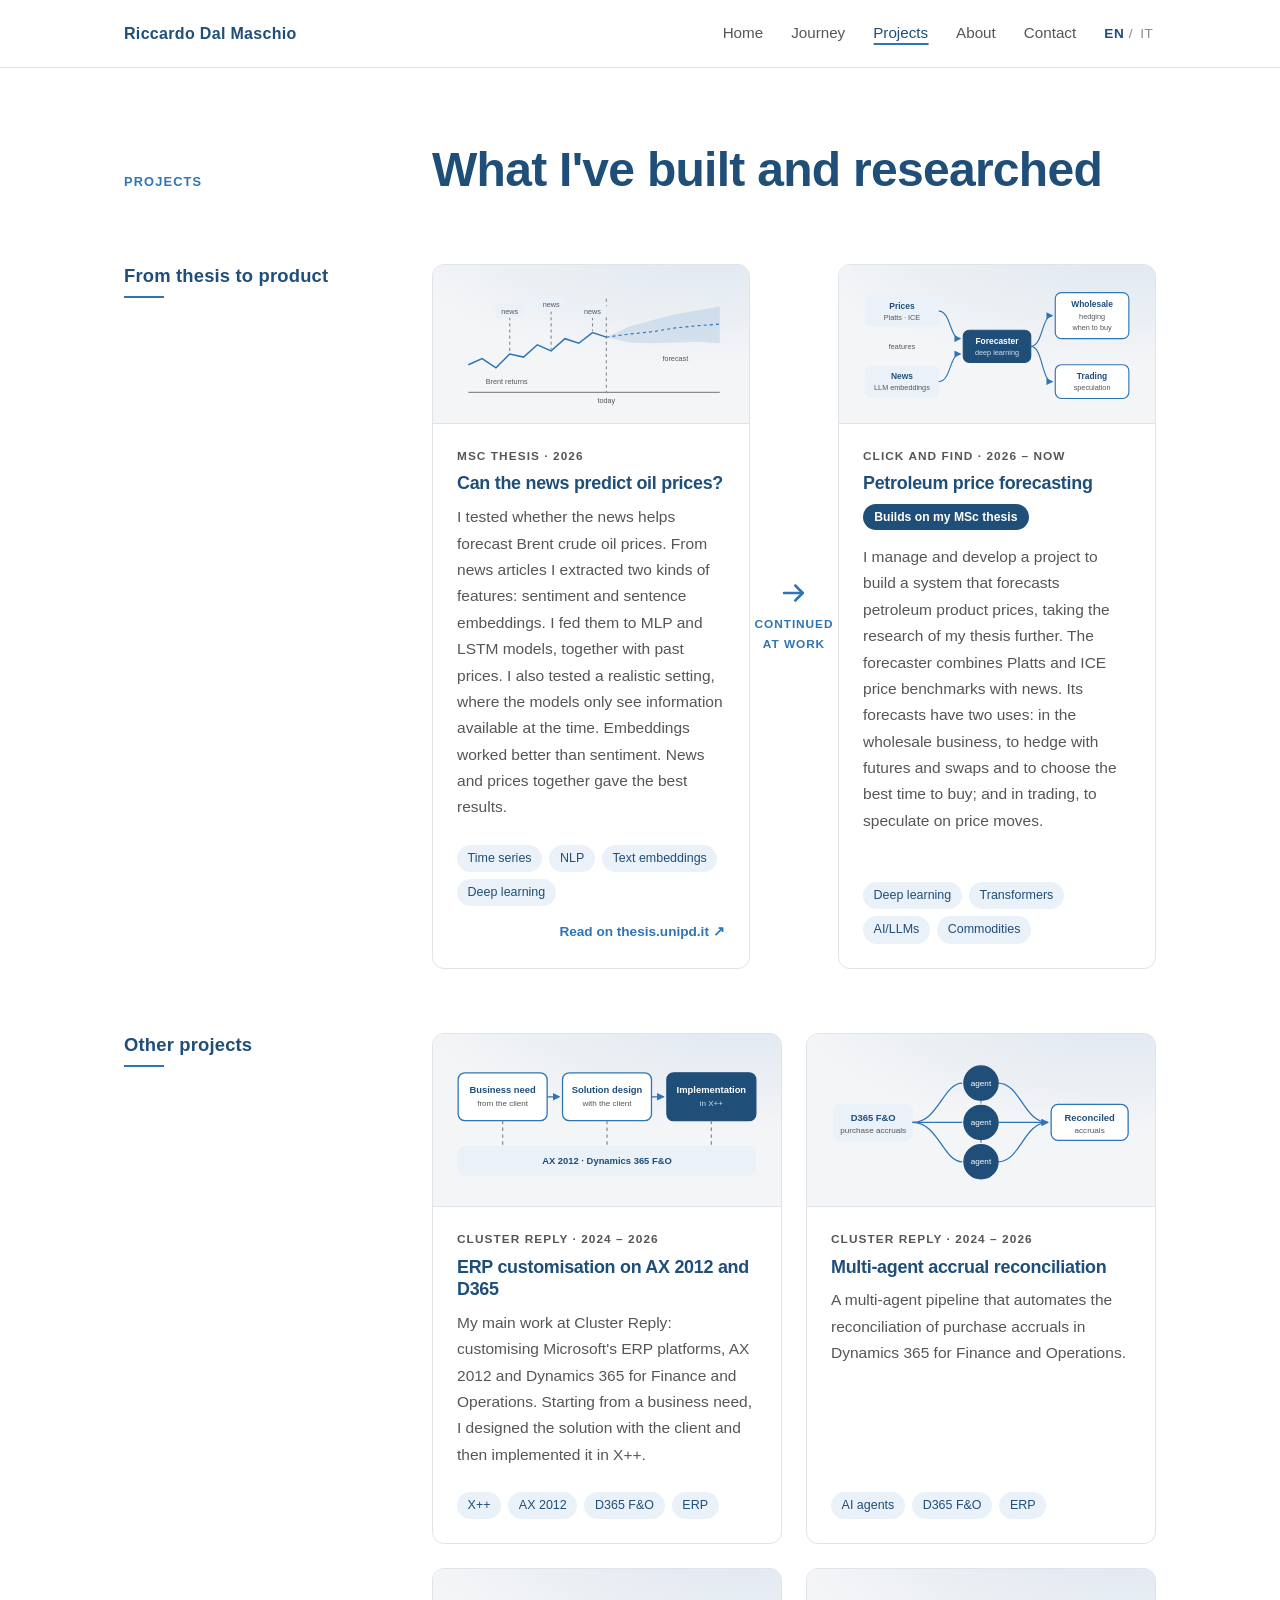
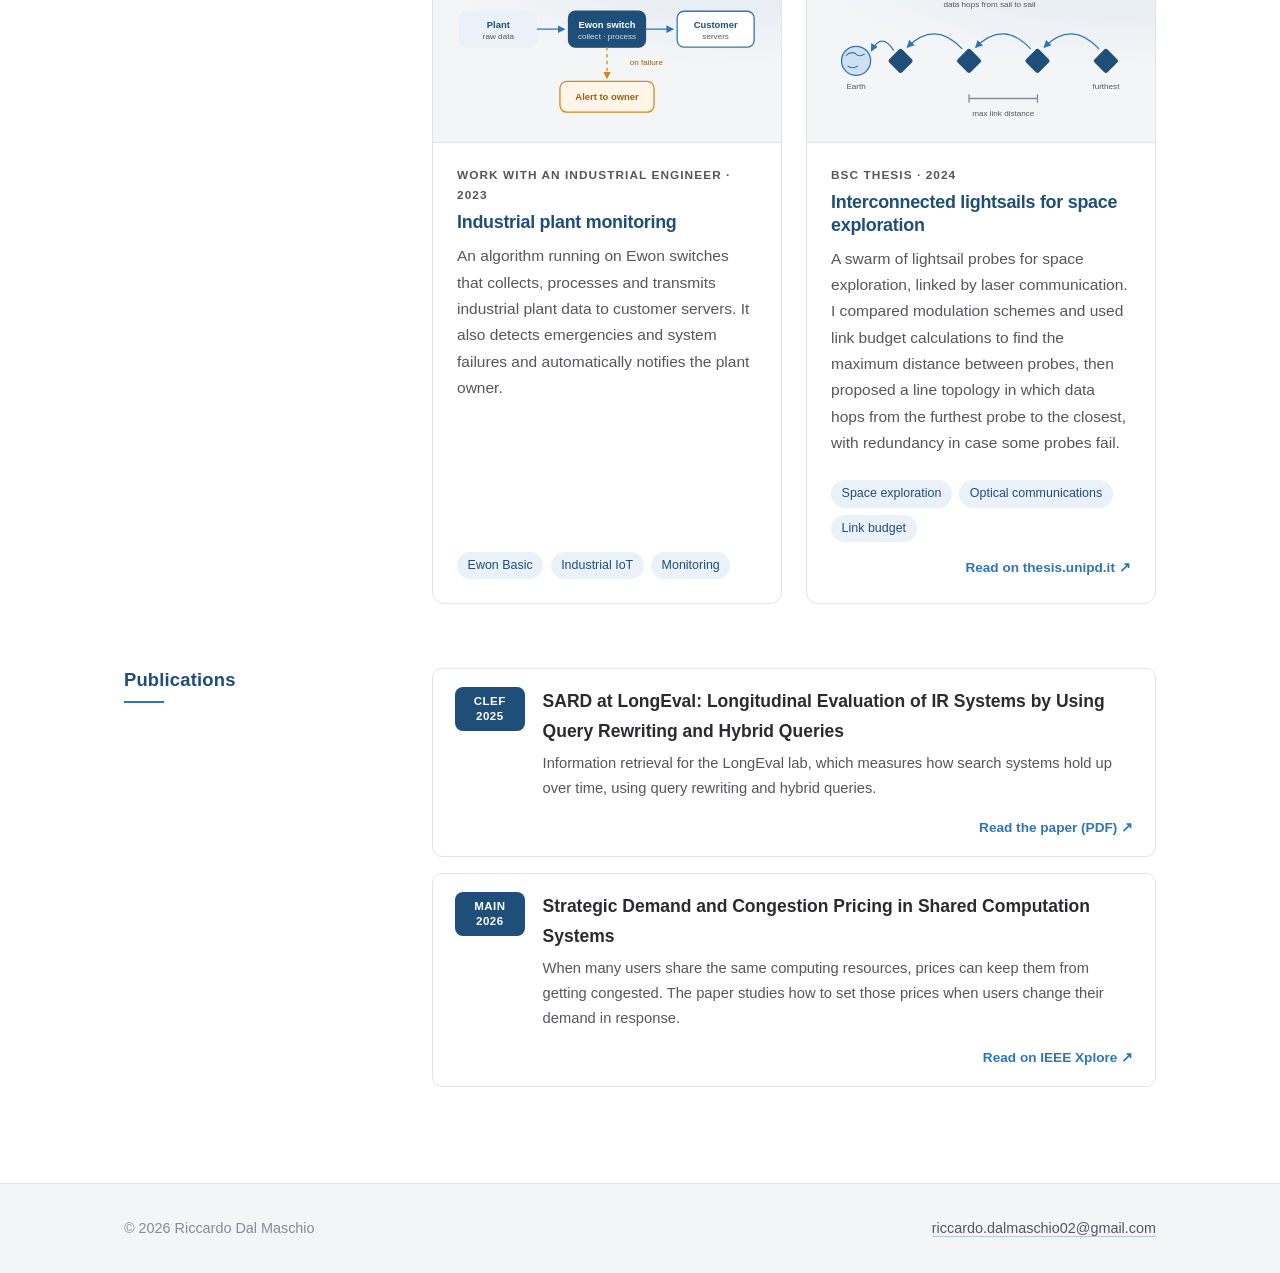
<file: projects.html>
<!DOCTYPE html>
<html lang="en">
<head>
  <meta charset="utf-8">
  <meta name="viewport" content="width=device-width, initial-scale=1">
  <title>Projects | Riccardo Dal Maschio</title>
  <meta name="description" content="Projects, theses and publications of Riccardo Dal Maschio.">
  <link rel="alternate" hreflang="it" href="it/projects.html">
  <link rel="alternate" hreflang="en" href="projects.html">
  <link rel="icon" href="favicon.svg" type="image/svg+xml">
  <link rel="stylesheet" href="styles.css?v=9">
  <script>document.documentElement.classList.add('js');</script>
</head>
<body>

  <header class="site-header">
    <div class="wrap">
      <a class="brand" href="index.html">Riccardo Dal Maschio</a>
      <div class="header-right">
        <nav class="site-nav" aria-label="Main">
          <ul>
            <li><a href="index.html">Home</a></li>
            <li><a href="experience.html">Journey</a></li>
            <li><a href="projects.html" aria-current="page">Projects</a></li>
            <li><a href="about.html">About</a></li>
            <li><a href="contact.html">Contact</a></li>
          </ul>
        </nav>
        <p class="lang-switch">
          <span aria-current="true">EN</span> / <a href="it/projects.html" hreflang="it" lang="it">IT</a>
        </p>
      </div>
    </div>
  </header>

  <main>
    <div class="wrap">

      <div class="page-head reveal">
        <p class="eyebrow">Projects</p>
        <h1>What I've built and researched</h1>
      </div>

      <section class="content-section reveal">
        <h2>From thesis to product</h2>
        <div class="section-body story">

          <!-- MSc thesis -->
          <article class="project reveal" id="thesis">
            <div class="project-visual">
              <svg viewBox="0 0 360 160" role="img" aria-label="Illustration: a price series with news events, followed by a forecast with an uncertainty band">
                <path class="dg-line muted" d="M20 140 H348"/>
                <path class="dg-line muted dash" d="M200 18 V140"/>
                <text class="dg-text small" x="200" y="151">today</text>
                <polygon class="dg-band" points="200,68 230,54 260,46 290,38 320,33 348,28 348,76 320,74 290,75 260,76 230,75"/>
                <polyline class="dg-line dash" points="200,68 230,64 260,61 290,56 320,53 348,51"/>
                <polyline class="dg-line" style="stroke-width:2" points="20,104 38,96 56,108 74,90 92,94 110,78 128,86 146,70 164,76 182,62 200,68"/>
                <path class="dg-line muted dash" d="M74 42 V88 M128 34 V84 M182 42 V60"/>
                <rect class="dg-box soft" x="56" y="26" width="36" height="16" rx="4"/>
                <text class="dg-text small" x="74" y="34">news</text>
                <rect class="dg-box soft" x="110" y="18" width="36" height="16" rx="4"/>
                <text class="dg-text small" x="128" y="26">news</text>
                <rect class="dg-box soft" x="164" y="26" width="36" height="16" rx="4"/>
                <text class="dg-text small" x="182" y="34">news</text>
                <text class="dg-text small" x="70" y="126">Brent returns</text>
                <text class="dg-text small" x="290" y="96">forecast</text>
              </svg>
            </div>
            <div class="project-body">
              <p class="eyebrow">MSc thesis &middot; 2026</p>
              <h3>Can the news predict oil prices?</h3>
              <p>
                I tested whether the news helps forecast Brent crude oil prices.
                From news articles I extracted two kinds of features: sentiment
                and sentence embeddings. I fed them to MLP and LSTM models,
                together with past prices. I also tested a realistic setting,
                where the models only see information available at the time.
                Embeddings worked better than sentiment. News and prices together
                gave the best results.
              </p>
              <ul class="chips tags">
                <li>Time series</li>
                <li>NLP</li>
                <li>Text embeddings</li>
                <li>Deep learning</li>
              </ul>
              <p class="ext-link"><a href="https://thesis.unipd.it/handle/20.500.12608/109380" target="_blank" rel="noopener">Read on thesis.unipd.it</a></p>
            </div>
          </article>

          <div class="story-link" aria-hidden="true">
            <svg viewBox="0 0 24 24" fill="none" stroke="currentColor" stroke-width="2" stroke-linecap="round" stroke-linejoin="round"><path d="M4 12h15"/><path d="m13 6 6 6-6 6"/></svg>
            <span>continued at work</span>
          </div>

          <!-- Petroleum price forecasting -->
          <article class="project reveal" id="forecasting">
            <div class="project-visual">
              <svg viewBox="0 0 360 160" role="img" aria-label="Diagram: prices and news are the features of a forecaster; its forecasts serve the wholesale business (hedging, timing of purchases) and trading (speculation)">
                <defs><marker id="ah-f" viewBox="0 0 6 6" refX="5" refY="3" markerWidth="6" markerHeight="6" orient="auto"><path d="M0 0L6 3L0 6z" class="dg-fill"/></marker></defs>
                <rect class="dg-box soft" x="8" y="14" width="96" height="40" rx="8"/>
                <text class="dg-text" x="56" y="27">Prices</text>
                <text class="dg-text small" x="56" y="42">Platts &#183; ICE</text>
                <rect class="dg-box soft" x="8" y="106" width="96" height="40" rx="8"/>
                <text class="dg-text" x="56" y="119">News</text>
                <text class="dg-text small" x="56" y="134">LLM embeddings</text>
                <text class="dg-text small" x="56" y="80">features</text>
                <path class="dg-line" d="M104 34 C120 34 118 70 132 70" marker-end="url(#ah-f)"/>
                <path class="dg-line" d="M104 126 C120 126 118 90 132 90" marker-end="url(#ah-f)"/>
                <rect class="dg-box solid" x="136" y="59" width="88" height="42" rx="8"/>
                <text class="dg-text light" x="180" y="73">Forecaster</text>
                <text class="dg-text small" x="180" y="88" style="fill:#cfe0f1">deep learning</text>
                <path class="dg-line" d="M224 80 C240 80 238 40 252 40" marker-end="url(#ah-f)"/>
                <path class="dg-line" d="M224 80 C240 80 238 126 252 126" marker-end="url(#ah-f)"/>
                <rect class="dg-box" x="256" y="10" width="96" height="60" rx="8"/>
                <text class="dg-text" x="304" y="25">Wholesale</text>
                <text class="dg-text small" x="304" y="41">hedging</text>
                <text class="dg-text small" x="304" y="55">when to buy</text>
                <rect class="dg-box" x="256" y="104" width="96" height="44" rx="8"/>
                <text class="dg-text" x="304" y="119">Trading</text>
                <text class="dg-text small" x="304" y="134">speculation</text>
              </svg>
            </div>
            <div class="project-body">
              <p class="eyebrow">Click and Find &middot; 2026 &ndash; now</p>
              <h3>Petroleum price forecasting</h3>
              <a class="continues" href="#thesis">Builds on my MSc thesis</a>
              <p>
                I manage and develop a project to build a system that forecasts
                petroleum product prices, taking the research of my thesis
                further. The forecaster combines Platts and ICE price benchmarks
                with news. Its forecasts have two uses: in the wholesale business,
                to hedge with futures and swaps and to choose the best time to
                buy; and in trading, to speculate on price moves.
              </p>
              <ul class="chips tags">
                <li>Deep learning</li>
                <li>Transformers</li>
                <li>AI/LLMs</li>
                <li>Commodities</li>
              </ul>
            </div>
          </article>

        </div>
      </section>

      <section class="content-section reveal">
        <h2>Other projects</h2>
        <div class="section-body project-grid" data-stagger>

          <!-- Reply: ERP customisation -->
          <article class="project reveal" id="reply">
            <div class="project-visual">
              <svg viewBox="0 0 360 160" role="img" aria-label="Diagram: a business need, then a solution designed with the client, then the implementation in X++, all on AX 2012 and Dynamics 365">
                <defs><marker id="ah-r" viewBox="0 0 6 6" refX="5" refY="3" markerWidth="6" markerHeight="6" orient="auto"><path d="M0 0L6 3L0 6z" class="dg-fill"/></marker></defs>
                <rect class="dg-box" x="6" y="22" width="104" height="56" rx="8"/>
                <text class="dg-text" x="58" y="42">Business need</text>
                <text class="dg-text small" x="58" y="58">from the client</text>
                <path class="dg-line" d="M110 50 H124" marker-end="url(#ah-r)"/>
                <rect class="dg-box" x="128" y="22" width="104" height="56" rx="8"/>
                <text class="dg-text" x="180" y="42">Solution design</text>
                <text class="dg-text small" x="180" y="58">with the client</text>
                <path class="dg-line" d="M232 50 H246" marker-end="url(#ah-r)"/>
                <rect class="dg-box solid" x="250" y="22" width="104" height="56" rx="8"/>
                <text class="dg-text light" x="302" y="42">Implementation</text>
                <text class="dg-text small" x="302" y="58" style="fill:#cfe0f1">in X++</text>
                <path class="dg-line muted dash" d="M58 78 V108 M180 78 V108 M302 78 V108"/>
                <rect class="dg-box soft" x="6" y="108" width="348" height="34" rx="8"/>
                <text class="dg-text" x="180" y="125">AX 2012 &#183; Dynamics 365 F&amp;O</text>
              </svg>
            </div>
            <div class="project-body">
              <p class="eyebrow">Cluster Reply &middot; 2024 &ndash; 2026</p>
              <h3>ERP customisation on AX 2012 and D365</h3>
              <p>
                My main work at Cluster Reply: customising Microsoft's ERP
                platforms, AX 2012 and Dynamics 365 for Finance and Operations.
                Starting from a business need, I designed the solution with the
                client and then implemented it in X++.
              </p>
              <ul class="chips tags">
                <li>X++</li>
                <li>AX 2012</li>
                <li>D365 F&amp;O</li>
                <li>ERP</li>
              </ul>
            </div>
          </article>

          <!-- Multi-agent reconciliation -->
          <article class="project reveal" id="agents">
            <div class="project-visual">
              <svg viewBox="0 0 360 160" role="img" aria-label="Diagram: purchase accruals from Dynamics 365 pass through cooperating AI agents and come out reconciled">
                <defs><marker id="ah-a" viewBox="0 0 6 6" refX="5" refY="3" markerWidth="6" markerHeight="6" orient="auto"><path d="M0 0L6 3L0 6z" class="dg-fill"/></marker></defs>
                <rect class="dg-box soft" x="8" y="59" width="92" height="42" rx="8"/>
                <text class="dg-text" x="54" y="74">D365 F&amp;O</text>
                <text class="dg-text small" x="54" y="89">purchase accruals</text>
                <path class="dg-line" d="M100 80 C130 80 136 34 158 34"/>
                <path class="dg-line" d="M100 80 H158"/>
                <path class="dg-line" d="M100 80 C130 80 136 126 158 126"/>
                <path class="dg-line muted dash" d="M180 54 V60 M180 100 V106"/>
                <circle class="dg-box solid" cx="180" cy="34" r="20"/>
                <circle class="dg-box solid" cx="180" cy="80" r="20"/>
                <circle class="dg-box solid" cx="180" cy="126" r="20"/>
                <text class="dg-text small" x="180" y="34" style="fill:#fff">agent</text>
                <text class="dg-text small" x="180" y="80" style="fill:#fff">agent</text>
                <text class="dg-text small" x="180" y="126" style="fill:#fff">agent</text>
                <path class="dg-line" d="M200 34 C226 34 230 80 258 80"/>
                <path class="dg-line" d="M200 80 H258" marker-end="url(#ah-a)"/>
                <path class="dg-line" d="M200 126 C226 126 230 80 258 80"/>
                <rect class="dg-box" x="262" y="59" width="90" height="42" rx="8"/>
                <text class="dg-text" x="307" y="74">Reconciled</text>
                <text class="dg-text small" x="307" y="89">accruals</text>
              </svg>
            </div>
            <div class="project-body">
              <p class="eyebrow">Cluster Reply &middot; 2024 &ndash; 2026</p>
              <h3>Multi-agent accrual reconciliation</h3>
              <p>
                A multi-agent pipeline that automates the reconciliation of
                purchase accruals in Dynamics 365 for Finance and Operations.
              </p>
              <ul class="chips tags">
                <li>AI agents</li>
                <li>D365 F&amp;O</li>
                <li>ERP</li>
              </ul>
            </div>
          </article>

          <!-- Ewon plant monitoring -->
          <article class="project reveal" id="ewon">
            <div class="project-visual">
              <svg viewBox="0 0 360 160" role="img" aria-label="Diagram: plant data goes through an Ewon switch to customer servers; on failure an alert goes to the plant owner">
                <defs>
                  <marker id="ah-e" viewBox="0 0 6 6" refX="5" refY="3" markerWidth="6" markerHeight="6" orient="auto"><path d="M0 0L6 3L0 6z" class="dg-fill"/></marker>
                  <marker id="ah-w" viewBox="0 0 6 6" refX="5" refY="3" markerWidth="6" markerHeight="6" orient="auto"><path d="M0 0L6 3L0 6z" style="fill:#d08a1c"/></marker>
                </defs>
                <rect class="dg-box soft" x="8" y="26" width="90" height="42" rx="8"/>
                <text class="dg-text" x="53" y="41">Plant</text>
                <text class="dg-text small" x="53" y="56">raw data</text>
                <path class="dg-line" d="M98 47 H130" marker-end="url(#ah-e)"/>
                <rect class="dg-box solid" x="135" y="26" width="90" height="42" rx="8"/>
                <text class="dg-text light" x="180" y="41">Ewon switch</text>
                <text class="dg-text small" x="180" y="56" style="fill:#cfe0f1">collect &#183; process</text>
                <path class="dg-line" d="M225 47 H257" marker-end="url(#ah-e)"/>
                <rect class="dg-box" x="262" y="26" width="90" height="42" rx="8"/>
                <text class="dg-text" x="307" y="41">Customer</text>
                <text class="dg-text small" x="307" y="56">servers</text>
                <path class="dg-line warn dash" d="M180 68 V104" marker-end="url(#ah-w)"/>
                <text class="dg-text small warn" x="226" y="86">on failure</text>
                <rect class="dg-box warn" x="125" y="108" width="110" height="36" rx="8"/>
                <text class="dg-text warn" x="180" y="126">Alert to owner</text>
              </svg>
            </div>
            <div class="project-body">
              <p class="eyebrow">Work with an industrial engineer &middot; 2023</p>
              <h3>Industrial plant monitoring</h3>
              <p>
                An algorithm running on Ewon switches that collects, processes and
                transmits industrial plant data to customer servers. It also
                detects emergencies and system failures and automatically notifies
                the plant owner.
              </p>
              <ul class="chips tags">
                <li>Ewon Basic</li>
                <li>Industrial IoT</li>
                <li>Monitoring</li>
              </ul>
            </div>
          </article>

          <!-- BSc thesis: lightsails -->
          <article class="project reveal" id="lightsails">
            <div class="project-visual">
              <svg viewBox="0 0 360 160" role="img" aria-label="Diagram: lightsails in a line; data hops from the furthest sail to the closest and then to Earth">
                <defs><marker id="ah-l" viewBox="0 0 6 6" refX="5" refY="3" markerWidth="6" markerHeight="6" orient="auto"><path d="M0 0L6 3L0 6z" class="dg-fill"/></marker></defs>
                <text class="dg-text small" x="190" y="18">data hops from sail to sail</text>
                <circle cx="34" cy="84" r="17" style="fill:#cfe0f1;stroke:var(--blue);stroke-width:1.5"/>
                <path d="M22 78 q6 -6 12 -2 q4 4 10 0 M24 90 q6 4 12 0" style="fill:none;stroke:var(--blue);stroke-width:1.2"/>
                <text class="dg-text small" x="34" y="114">Earth</text>
                <path class="dg-line" d="M318 70 Q286 36 254 68" marker-end="url(#ah-l)"/>
                <path class="dg-line" d="M238 70 Q206 36 174 68" marker-end="url(#ah-l)"/>
                <path class="dg-line" d="M158 70 Q126 36 94 68" marker-end="url(#ah-l)"/>
                <path class="dg-line" d="M78 72 Q64 50 52 72" marker-end="url(#ah-l)"/>
                <rect class="dg-box solid" x="76" y="74" width="20" height="20" rx="2" transform="rotate(45 86 84)"/>
                <rect class="dg-box solid" x="156" y="74" width="20" height="20" rx="2" transform="rotate(45 166 84)"/>
                <rect class="dg-box solid" x="236" y="74" width="20" height="20" rx="2" transform="rotate(45 246 84)"/>
                <rect class="dg-box solid" x="316" y="74" width="20" height="20" rx="2" transform="rotate(45 326 84)"/>
                <text class="dg-text small" x="326" y="114">furthest</text>
                <path class="dg-line muted" d="M166 128 H246 M166 123 V133 M246 123 V133"/>
                <text class="dg-text small" x="206" y="145">max link distance</text>
              </svg>
            </div>
            <div class="project-body">
              <p class="eyebrow">BSc thesis &middot; 2024</p>
              <h3>Interconnected lightsails for space exploration</h3>
              <p>
                A swarm of lightsail probes for space exploration, linked by laser
                communication. I compared modulation schemes and used link budget
                calculations to find the maximum distance between probes, then
                proposed a line topology in which data hops from the furthest
                probe to the closest, with redundancy in case some probes fail.
              </p>
              <ul class="chips tags">
                <li>Space exploration</li>
                <li>Optical communications</li>
                <li>Link budget</li>
              </ul>
              <p class="ext-link"><a href="https://thesis.unipd.it/handle/20.500.12608/68808" target="_blank" rel="noopener">Read on thesis.unipd.it</a></p>
            </div>
          </article>

        </div>
      </section>

      <section class="content-section reveal" id="research">
        <h2>Publications</h2>
        <div class="section-body">
          <ul class="pubs" data-stagger>
            <li class="reveal">
              <span class="pub-venue">CLEF<br>2025</span>
              <div>
                <span class="pub-title">SARD at LongEval: Longitudinal Evaluation of IR Systems by Using Query Rewriting and Hybrid Queries</span>
                <p>Information retrieval for the LongEval lab, which measures how search systems hold up over time, using query rewriting and hybrid queries.</p>
                <p class="ext-link"><a href="https://www.dei.unipd.it/~ferro/papers/2025/CLEF2025wn-SARD.pdf" target="_blank" rel="noopener">Read the paper (PDF)</a></p>
              </div>
            </li>
            <li class="reveal">
              <span class="pub-venue">MAIN<br>2026</span>
              <div>
                <span class="pub-title">Strategic Demand and Congestion Pricing in Shared Computation Systems</span>
                <p>When many users share the same computing resources, prices can keep them from getting congested. The paper studies how to set those prices when users change their demand in response.</p>
                <p class="ext-link"><a href="https://ieeexplore.ieee.org/abstract/document/11622389" target="_blank" rel="noopener">Read on IEEE Xplore</a></p>
              </div>
            </li>
          </ul>
        </div>
      </section>

    </div>
  </main>

  <footer class="site-footer">
    <div class="wrap">
      <span>&copy; 2026 Riccardo Dal Maschio</span>
      <span><a href="mailto:riccardo.dalmaschio02@gmail.com">riccardo.dalmaschio02@gmail.com</a></span>
    </div>
  </footer>

  <script src="script.js?v=9"></script>
</body>
</html>
</file>
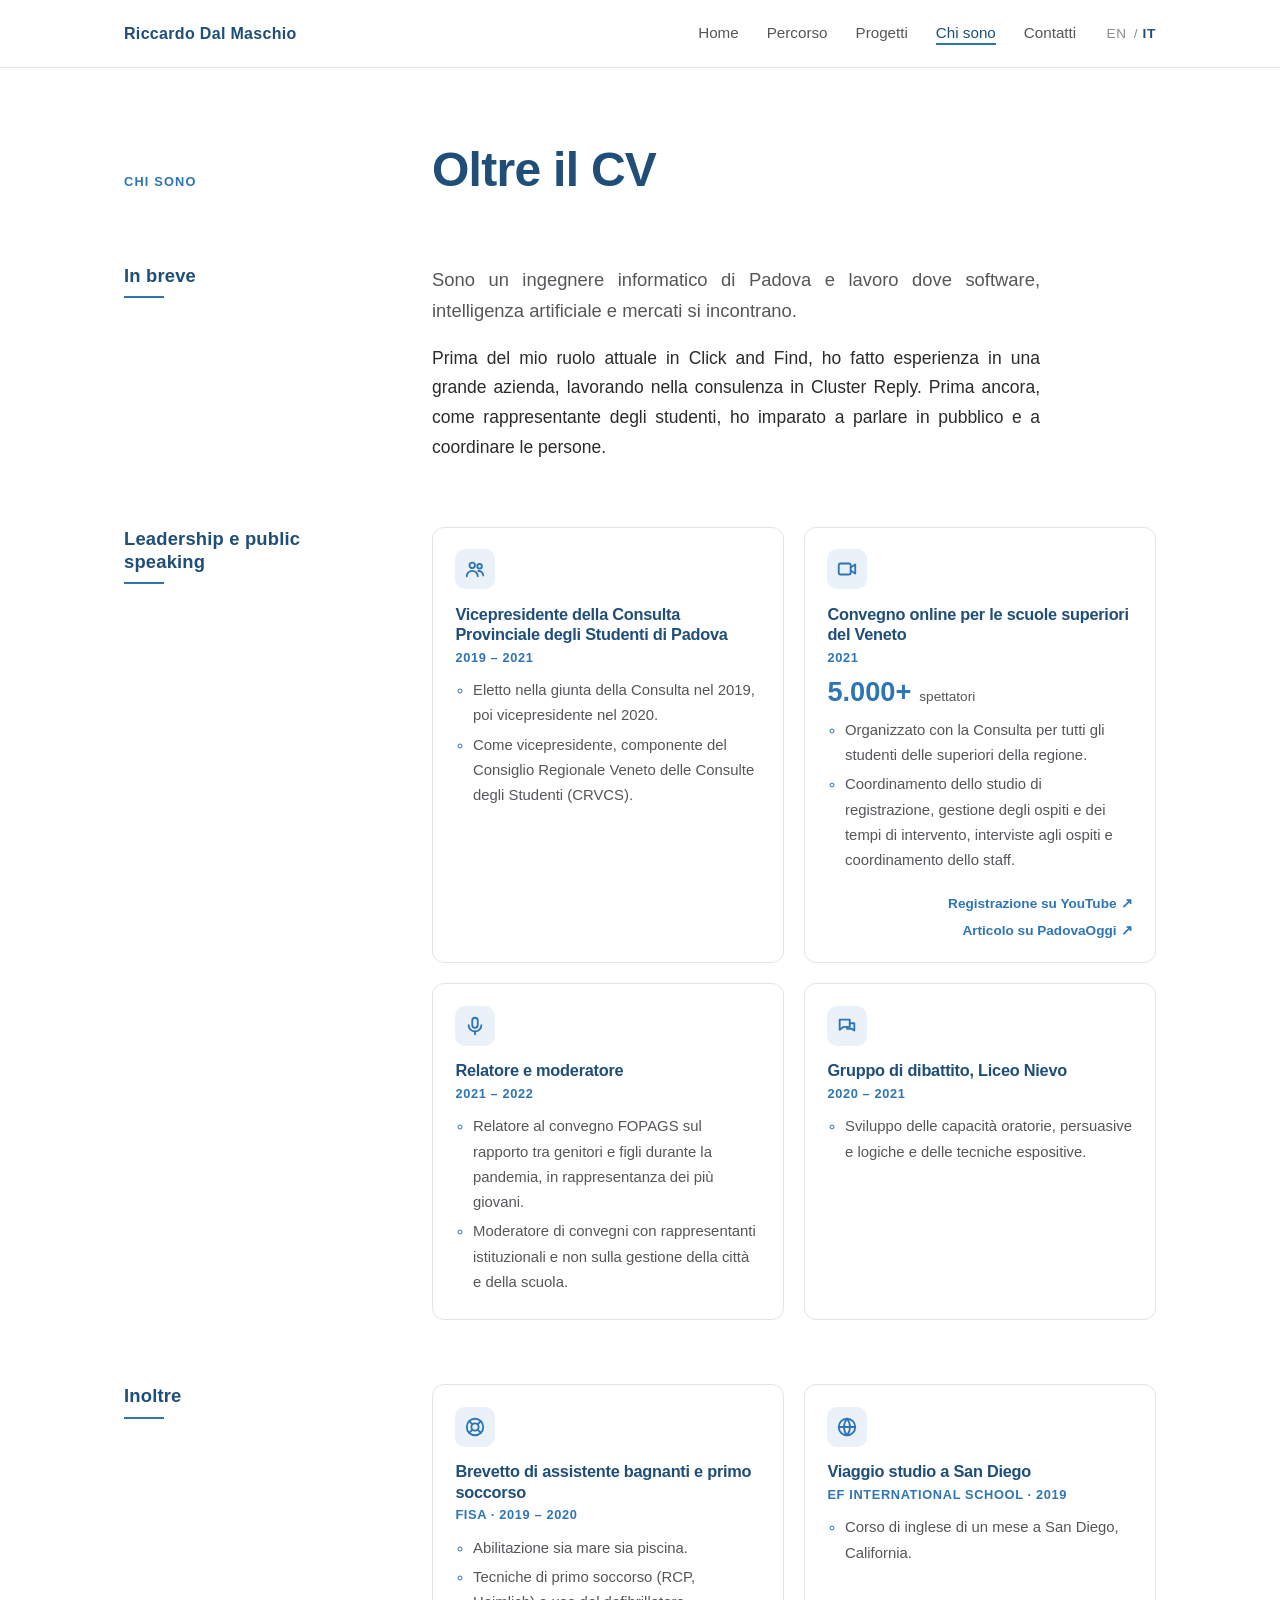
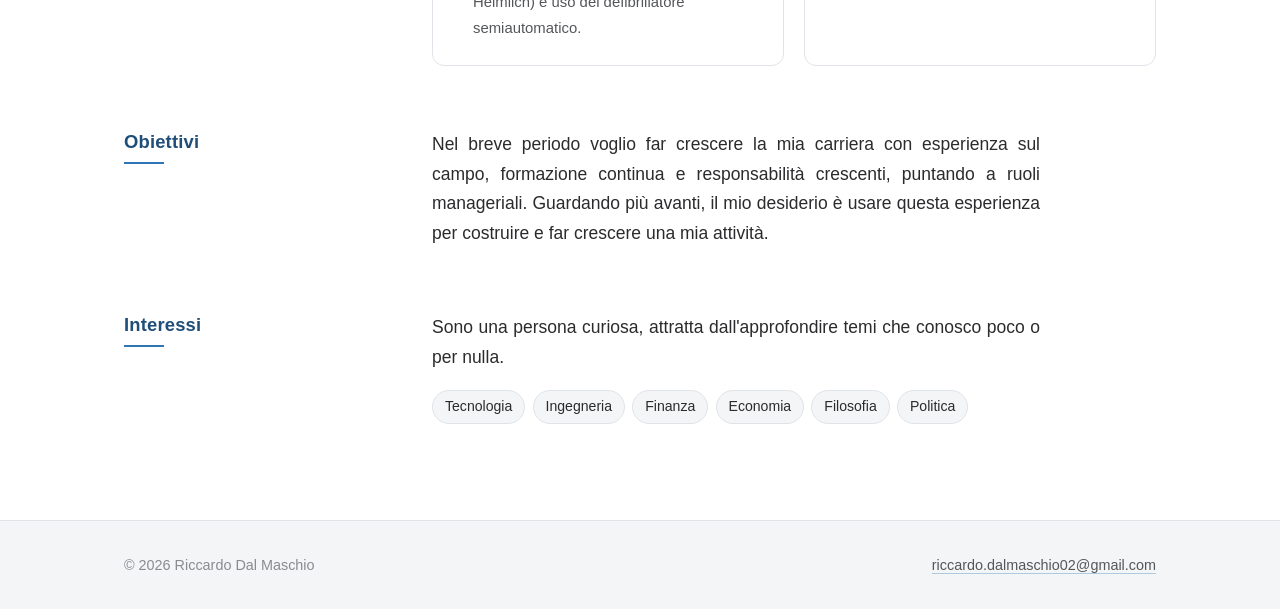
<file: it/about.html>
<!DOCTYPE html>
<html lang="it">
<head>
  <meta charset="utf-8">
  <meta name="viewport" content="width=device-width, initial-scale=1">
  <title>Chi sono | Riccardo Dal Maschio</title>
  <meta name="description" content="Chi è Riccardo Dal Maschio: leadership e public speaking, obiettivi e interessi.">
  <link rel="alternate" hreflang="it" href="about.html">
  <link rel="alternate" hreflang="en" href="../about.html">
  <link rel="icon" href="../favicon.svg" type="image/svg+xml">
  <link rel="stylesheet" href="../styles.css?v=9">
  <script>document.documentElement.classList.add('js');</script>
</head>
<body>

  <header class="site-header">
    <div class="wrap">
      <a class="brand" href="index.html">Riccardo Dal Maschio</a>
      <div class="header-right">
        <nav class="site-nav" aria-label="Principale">
          <ul>
            <li><a href="index.html">Home</a></li>
            <li><a href="experience.html">Percorso</a></li>
            <li><a href="projects.html">Progetti</a></li>
            <li><a href="about.html" aria-current="page">Chi sono</a></li>
            <li><a href="contact.html">Contatti</a></li>
          </ul>
        </nav>
        <p class="lang-switch">
          <a href="../about.html" hreflang="en" lang="en">EN</a> / <span aria-current="true">IT</span>
        </p>
      </div>
    </div>
  </header>

  <main>
    <div class="wrap">

      <div class="page-head reveal">
        <p class="eyebrow">Chi sono</p>
        <h1>Oltre il CV</h1>
      </div>

      <section class="content-section reveal">
        <h2>In breve</h2>
        <div class="section-body">
          <p class="lede">
            Sono un ingegnere informatico di Padova e lavoro dove software,
            intelligenza artificiale e mercati si incontrano.
          </p>
          <p>
            Prima del mio ruolo attuale in Click and Find, ho fatto esperienza in
            una grande azienda, lavorando nella consulenza in Cluster Reply. Prima
            ancora, come rappresentante degli
            studenti, ho imparato a parlare in pubblico e a coordinare le
            persone.
          </p>
        </div>
      </section>

      <section class="content-section reveal" id="beyond">
        <h2>Leadership e public speaking</h2>
        <div class="section-body">
          <ul class="info-grid" data-stagger>

            <li class="reveal">
              <div class="card">
                <span class="card-icon">
                  <svg viewBox="0 0 24 24" fill="none" stroke="currentColor" stroke-width="2" stroke-linecap="round" stroke-linejoin="round" aria-hidden="true"><circle cx="9" cy="8" r="3"/><path d="M3 20a6 6 0 0 1 12 0"/><circle cx="17" cy="9" r="2.5"/><path d="M15.5 14.2A5 5 0 0 1 21 19"/></svg>
                </span>
                <h3>Vicepresidente della Consulta Provinciale degli Studenti di Padova</h3>
                <span class="tl-date">2019 &ndash; 2021</span>
                <ul>
                  <li>Eletto nella giunta della Consulta nel 2019, poi vicepresidente nel 2020.</li>
                  <li>Come vicepresidente, componente del Consiglio Regionale Veneto delle Consulte degli Studenti (CRVCS).</li>
                </ul>
              </div>
            </li>

            <li class="reveal">
              <div class="card">
                <span class="card-icon">
                  <svg viewBox="0 0 24 24" fill="none" stroke="currentColor" stroke-width="2" stroke-linecap="round" stroke-linejoin="round" aria-hidden="true"><rect x="3" y="6" width="13" height="12" rx="2"/><path d="m16 10 5-3v10l-5-3"/></svg>
                </span>
                <h3>Convegno online per le scuole superiori del Veneto</h3>
                <span class="tl-date">2021</span>
                <p class="stat"><strong>5.000+</strong><span>spettatori</span></p>
                <ul>
                  <li>Organizzato con la Consulta per tutti gli studenti delle superiori della regione.</li>
                  <li>Coordinamento dello studio di registrazione, gestione degli ospiti e dei tempi di intervento, interviste agli ospiti e coordinamento dello staff.</li>
                </ul>
                <p class="ext-link"><a href="https://www.youtube.com/live/oI2OETbcV40" target="_blank" rel="noopener">Registrazione su YouTube</a><a href="https://www.padovaoggi.it/attualita/parole-per-legalita-padova-23-aprile-2021.html" target="_blank" rel="noopener">Articolo su PadovaOggi</a></p>
              </div>
            </li>

            <li class="reveal">
              <div class="card">
                <span class="card-icon">
                  <svg viewBox="0 0 24 24" fill="none" stroke="currentColor" stroke-width="2" stroke-linecap="round" stroke-linejoin="round" aria-hidden="true"><rect x="9" y="3" width="6" height="11" rx="3"/><path d="M5 11a7 7 0 0 0 14 0"/><path d="M12 18v3"/></svg>
                </span>
                <h3>Relatore e moderatore</h3>
                <span class="tl-date">2021 &ndash; 2022</span>
                <ul>
                  <li>Relatore al convegno FOPAGS sul rapporto tra genitori e figli durante la pandemia, in rappresentanza dei più giovani.</li>
                  <li>Moderatore di convegni con rappresentanti istituzionali e non sulla gestione della città e della scuola.</li>
                </ul>
              </div>
            </li>

            <li class="reveal">
              <div class="card">
                <span class="card-icon">
                  <svg viewBox="0 0 24 24" fill="none" stroke="currentColor" stroke-width="2" stroke-linecap="round" stroke-linejoin="round" aria-hidden="true"><path d="M4 5h11v8H8l-4 3z"/><path d="M15 9h5v8l-3-2h-5v-2"/></svg>
                </span>
                <h3>Gruppo di dibattito, Liceo Nievo</h3>
                <span class="tl-date">2020 &ndash; 2021</span>
                <ul>
                  <li>Sviluppo delle capacità oratorie, persuasive e logiche e delle tecniche espositive.</li>
                </ul>
              </div>
            </li>

          </ul>
        </div>
      </section>

      <section class="content-section reveal">
        <h2>Inoltre</h2>
        <div class="section-body">
          <ul class="info-grid" data-stagger>

            <li class="reveal">
              <div class="card">
                <span class="card-icon">
                  <svg viewBox="0 0 24 24" fill="none" stroke="currentColor" stroke-width="2" stroke-linecap="round" stroke-linejoin="round" aria-hidden="true"><circle cx="12" cy="12" r="9"/><circle cx="12" cy="12" r="4"/><path d="m5.6 5.6 3.6 3.6M14.8 14.8l3.6 3.6M18.4 5.6l-3.6 3.6M9.2 14.8l-3.6 3.6"/></svg>
                </span>
                <h3>Brevetto di assistente bagnanti e primo soccorso</h3>
                <span class="tl-date">FISA &middot; 2019 &ndash; 2020</span>
                <ul>
                  <li>Abilitazione sia mare sia piscina.</li>
                  <li>Tecniche di primo soccorso (RCP, Heimlich) e uso del defibrillatore semiautomatico.</li>
                </ul>
              </div>
            </li>

            <li class="reveal">
              <div class="card">
                <span class="card-icon">
                  <svg viewBox="0 0 24 24" fill="none" stroke="currentColor" stroke-width="2" stroke-linecap="round" stroke-linejoin="round" aria-hidden="true"><circle cx="12" cy="12" r="9"/><path d="M3 12h18"/><path d="M12 3a14 14 0 0 1 0 18a14 14 0 0 1 0-18"/></svg>
                </span>
                <h3>Viaggio studio a San Diego</h3>
                <span class="tl-date">EF International School &middot; 2019</span>
                <ul>
                  <li>Corso di inglese di un mese a San Diego, California.</li>
                </ul>
              </div>
            </li>

          </ul>
        </div>
      </section>

      <section class="content-section reveal">
        <h2>Obiettivi</h2>
        <div class="section-body">
          <p>
            Nel breve periodo voglio far crescere la mia carriera con esperienza
            sul campo, formazione continua e responsabilità crescenti, puntando a
            ruoli manageriali. Guardando più avanti, il mio desiderio è usare
            questa esperienza per costruire e far crescere una mia attività.
          </p>
        </div>
      </section>

      <section class="content-section reveal">
        <h2>Interessi</h2>
        <div class="section-body">
          <p>
            Sono una persona curiosa, attratta dall'approfondire temi che conosco
            poco o per nulla.
          </p>
          <ul class="chips">
            <li>Tecnologia</li>
            <li>Ingegneria</li>
            <li>Finanza</li>
            <li>Economia</li>
            <li>Filosofia</li>
            <li>Politica</li>
          </ul>
        </div>
      </section>

    </div>
  </main>

  <footer class="site-footer">
    <div class="wrap">
      <span>&copy; 2026 Riccardo Dal Maschio</span>
      <span><a href="mailto:riccardo.dalmaschio02@gmail.com">riccardo.dalmaschio02@gmail.com</a></span>
    </div>
  </footer>

  <script src="../script.js?v=9"></script>
</body>
</html>
</file>
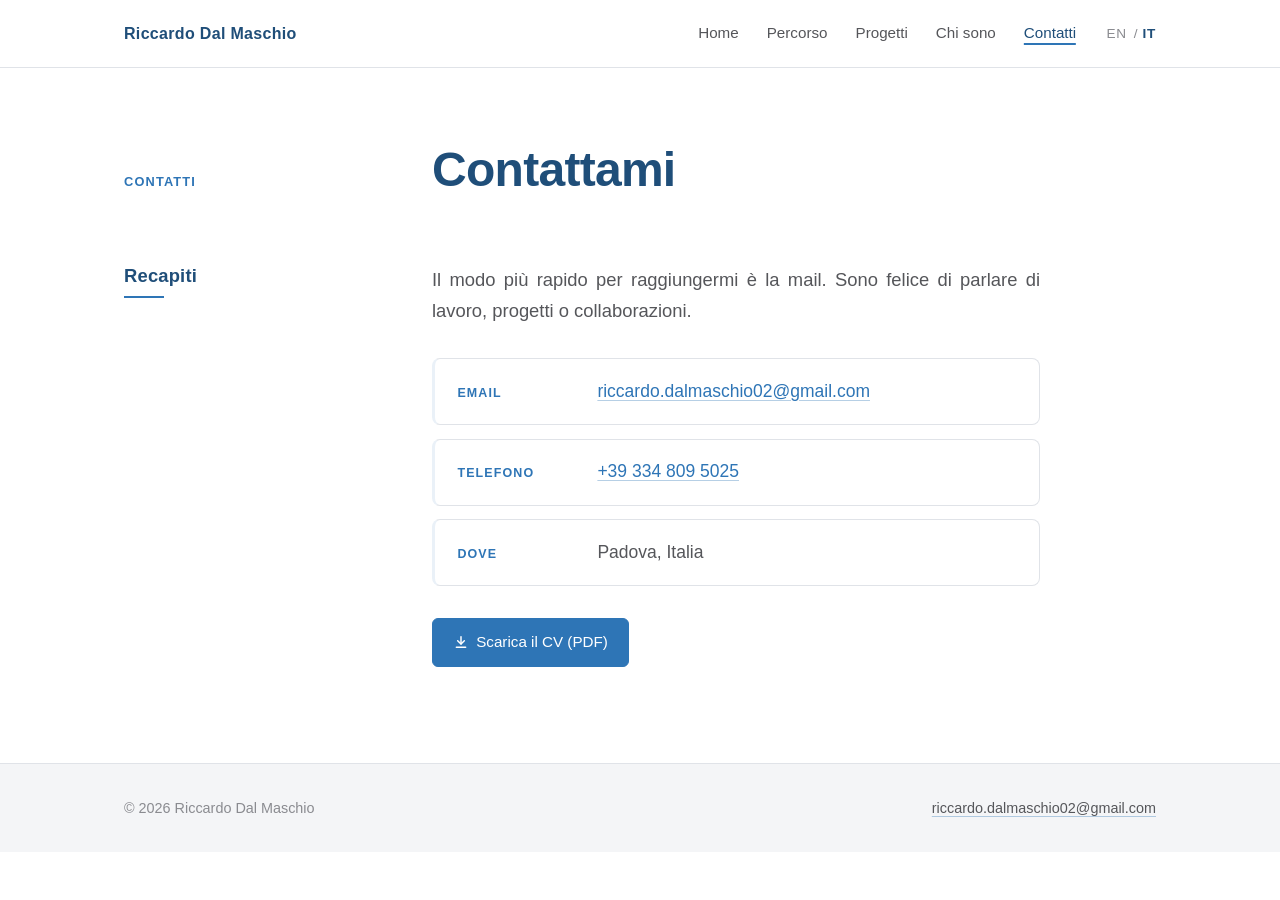
<file: it/contact.html>
<!DOCTYPE html>
<html lang="it">
<head>
  <meta charset="utf-8">
  <meta name="viewport" content="width=device-width, initial-scale=1">
  <title>Contatti | Riccardo Dal Maschio</title>
  <meta name="description" content="Come contattare Riccardo Dal Maschio.">
  <link rel="alternate" hreflang="en" href="../contact.html">
  <link rel="alternate" hreflang="it" href="contact.html">
  <link rel="icon" href="../favicon.svg" type="image/svg+xml">
  <link rel="stylesheet" href="../styles.css?v=9">
  <script>document.documentElement.classList.add('js');</script>
</head>
<body>

  <header class="site-header">
    <div class="wrap">
      <a class="brand" href="index.html">Riccardo Dal Maschio</a>
      <div class="header-right">
        <nav class="site-nav" aria-label="Principale">
          <ul>
            <li><a href="index.html">Home</a></li>
            <li><a href="experience.html">Percorso</a></li>
            <li><a href="projects.html">Progetti</a></li>
            <li><a href="about.html">Chi sono</a></li>
            <li><a href="contact.html" aria-current="page">Contatti</a></li>
          </ul>
        </nav>
        <p class="lang-switch">
          <a href="../contact.html" hreflang="en" lang="en">EN</a> / <span aria-current="true">IT</span>
        </p>
      </div>
    </div>
  </header>

  <main>
    <div class="wrap">

      <div class="page-head reveal">
        <p class="eyebrow">Contatti</p>
        <h1>Contattami</h1>
      </div>

      <section class="content-section reveal">
        <h2>Recapiti</h2>
        <div class="section-body">
          <p class="lede">
            Il modo più rapido per raggiungermi è la mail. Sono felice di parlare
            di lavoro, progetti o collaborazioni.
          </p>

          <ul class="contact-list" data-stagger>
            <li class="reveal">
              <span class="label">Email</span>
              <a href="mailto:riccardo.dalmaschio02@gmail.com">riccardo.dalmaschio02@gmail.com</a>
            </li>
            <li class="reveal">
              <span class="label">Telefono</span>
              <a href="tel:+393348095025">+39 334 809 5025</a>
            </li>
            <li class="reveal">
              <span class="label">Dove</span>
              <span class="muted">Padova, Italia</span>
            </li>
          </ul>
          <div class="actions">
            <a class="btn btn-primary" href="../resume/Riccardo%20Dal%20Maschio%20CV.pdf?v=3" download><svg viewBox="0 0 24 24" fill="none" stroke="currentColor" stroke-width="2.2" stroke-linecap="round" stroke-linejoin="round" aria-hidden="true"><path d="M12 4v11"/><path d="m7 10 5 5 5-5"/><path d="M5 20h14"/></svg>Scarica il CV (PDF)</a>
          </div>
        </div>
      </section>

    </div>
  </main>

  <footer class="site-footer">
    <div class="wrap">
      <span>&copy; 2026 Riccardo Dal Maschio</span>
      <span><a href="mailto:riccardo.dalmaschio02@gmail.com">riccardo.dalmaschio02@gmail.com</a></span>
    </div>
  </footer>

  <script src="../script.js?v=9"></script>
</body>
</html>
</file>
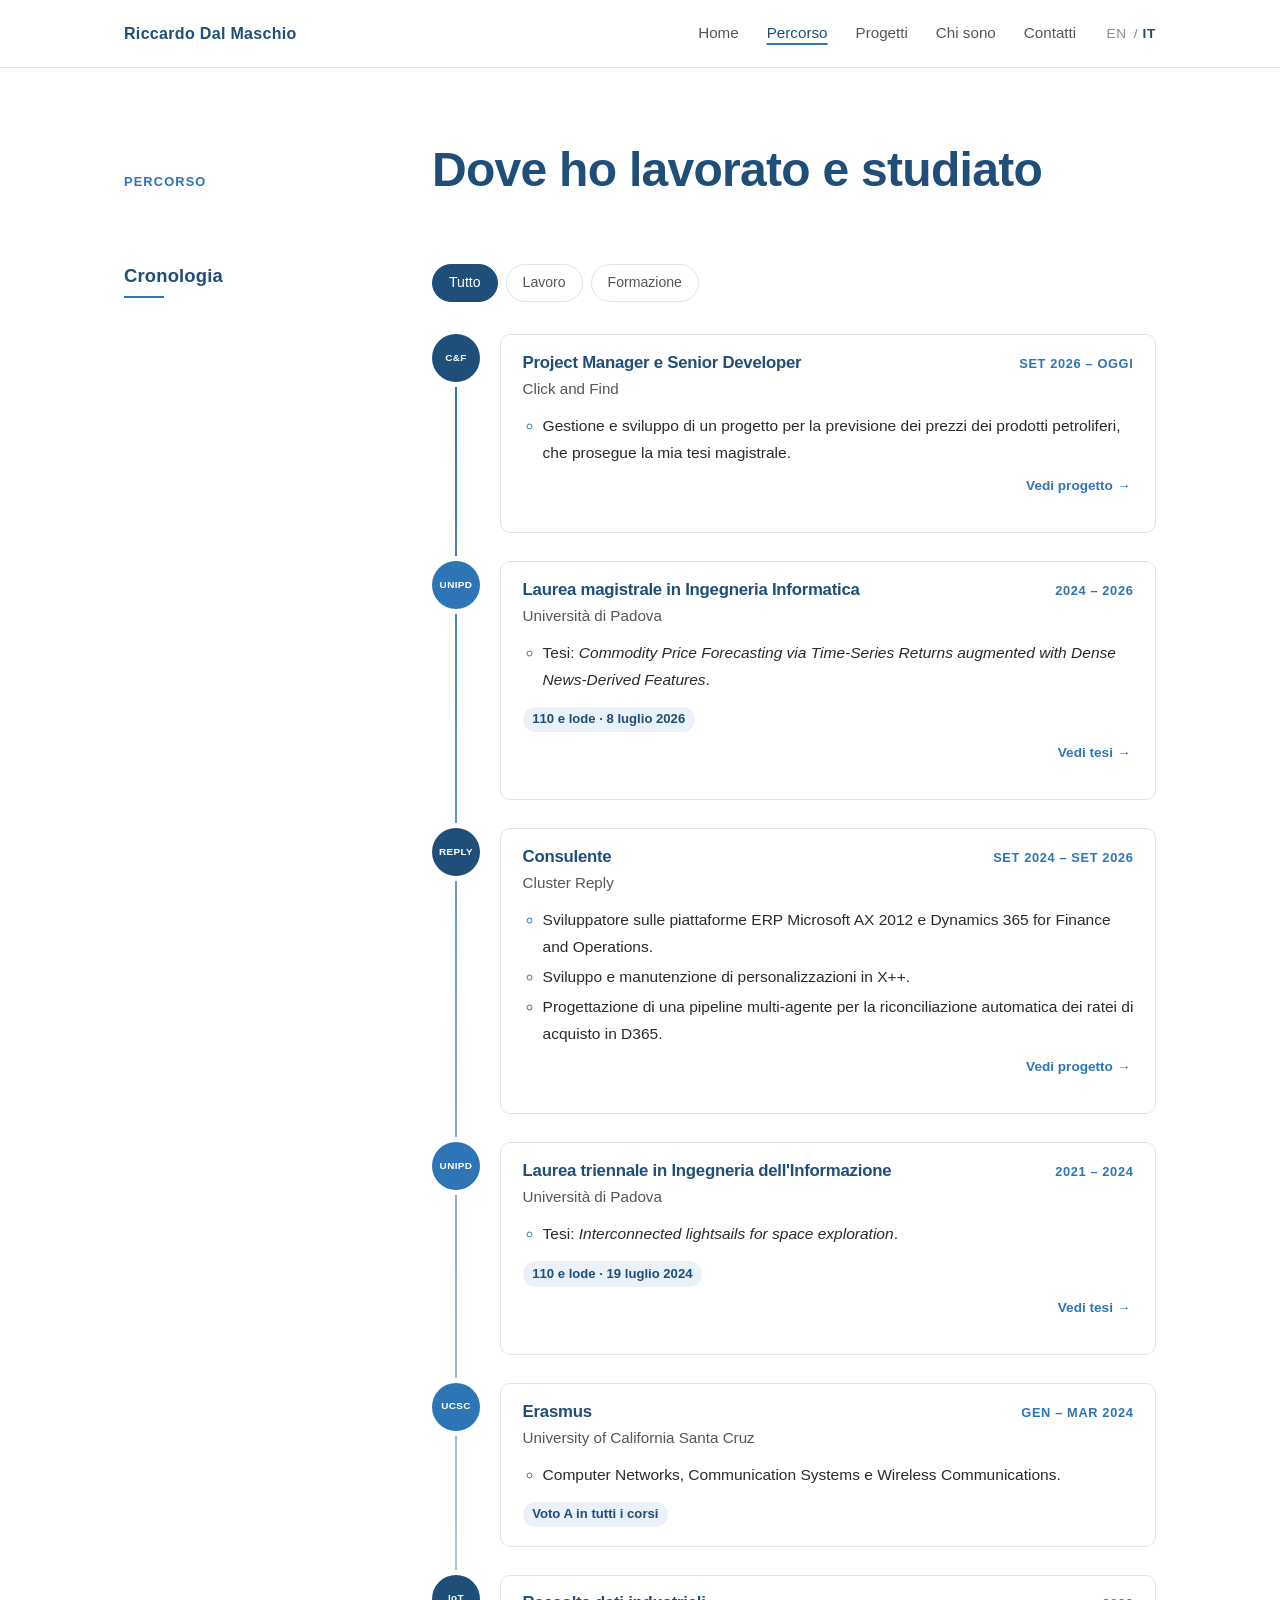
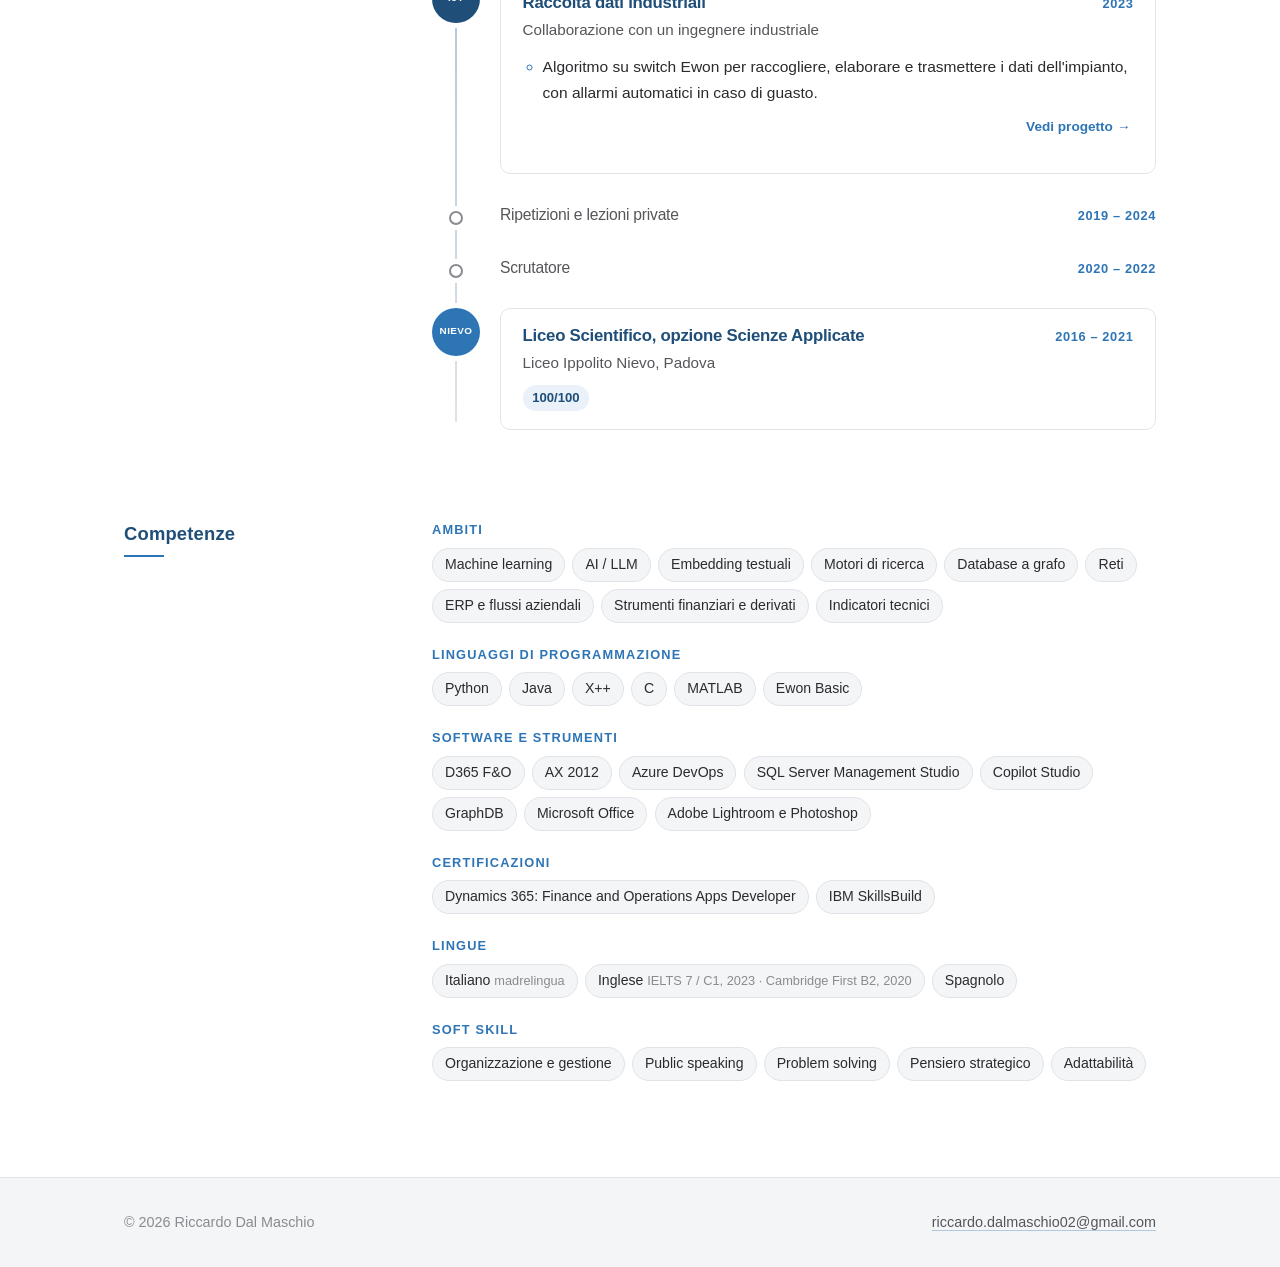
<file: it/experience.html>
<!DOCTYPE html>
<html lang="it">
<head>
  <meta charset="utf-8">
  <meta name="viewport" content="width=device-width, initial-scale=1">
  <title>Percorso | Riccardo Dal Maschio</title>
  <meta name="description" content="Esperienze lavorative, formazione e competenze di Riccardo Dal Maschio.">
  <link rel="alternate" hreflang="it" href="experience.html">
  <link rel="alternate" hreflang="en" href="../experience.html">
  <link rel="icon" href="../favicon.svg" type="image/svg+xml">
  <link rel="stylesheet" href="../styles.css?v=9">
  <script>document.documentElement.classList.add('js');</script>
</head>
<body>

  <header class="site-header">
    <div class="wrap">
      <a class="brand" href="index.html">Riccardo Dal Maschio</a>
      <div class="header-right">
        <nav class="site-nav" aria-label="Principale">
          <ul>
            <li><a href="index.html">Home</a></li>
            <li><a href="experience.html" aria-current="page">Percorso</a></li>
            <li><a href="projects.html">Progetti</a></li>
            <li><a href="about.html">Chi sono</a></li>
            <li><a href="contact.html">Contatti</a></li>
          </ul>
        </nav>
        <p class="lang-switch">
          <a href="../experience.html" hreflang="en" lang="en">EN</a> / <span aria-current="true">IT</span>
        </p>
      </div>
    </div>
  </header>

  <main>
    <div class="wrap">

      <div class="page-head reveal">
        <p class="eyebrow">Percorso</p>
        <h1>Dove ho lavorato e studiato</h1>
      </div>

      <section class="content-section reveal">
        <h2>Cronologia</h2>
        <div class="section-body">

          <div class="filters" data-filter-bar role="group" aria-label="Filtra la cronologia">
            <button type="button" data-filter="all" aria-pressed="true">Tutto</button>
            <button type="button" data-filter="work" aria-pressed="false">Lavoro</button>
            <button type="button" data-filter="edu" aria-pressed="false">Formazione</button>
          </div>

          <ol class="timeline" data-stagger>

            <li class="tl-item reveal" data-type="work">
              <span class="badge" aria-hidden="true">C&amp;F</span>
              <div class="tl-body">
                <div class="tl-top">
                  <h3>Project Manager e Senior Developer</h3>
                  <span class="tl-date">Set 2026 &ndash; oggi</span>
                </div>
                <p class="tl-org">Click and Find</p>
                <ul>
                  <li>Gestione e sviluppo di un progetto per la previsione dei prezzi dei prodotti petroliferi, che prosegue la mia tesi magistrale.</li>
                </ul>
                <p class="tl-more"><a href="projects.html#forecasting">Vedi progetto</a></p>
              </div>
            </li>

            <li class="tl-item reveal" data-type="edu">
              <span class="badge" aria-hidden="true">UNIPD</span>
              <div class="tl-body">
                <div class="tl-top">
                  <h3>Laurea magistrale in Ingegneria Informatica</h3>
                  <span class="tl-date">2024 &ndash; 2026</span>
                </div>
                <p class="tl-org">Università di Padova</p>
                <ul>
                  <li>Tesi: <em>Commodity Price Forecasting via Time-Series Returns augmented with Dense News-Derived Features</em>.</li>
                </ul>
                <span class="grade">110 e lode &middot; 8 luglio 2026</span>
                <p class="tl-more"><a href="projects.html#thesis">Vedi tesi</a></p>
              </div>
            </li>

            <li class="tl-item reveal" data-type="work">
              <span class="badge" aria-hidden="true">REPLY</span>
              <div class="tl-body">
                <div class="tl-top">
                  <h3>Consulente</h3>
                  <span class="tl-date">Set 2024 &ndash; set 2026</span>
                </div>
                <p class="tl-org">Cluster Reply</p>
                <ul>
                  <li>Sviluppatore sulle piattaforme ERP Microsoft AX 2012 e Dynamics 365 for Finance and Operations.</li>
                  <li>Sviluppo e manutenzione di personalizzazioni in X++.</li>
                  <li>Progettazione di una pipeline multi-agente per la riconciliazione automatica dei ratei di acquisto in D365.</li>
                </ul>
                <p class="tl-more"><a href="projects.html#reply">Vedi progetto</a></p>
              </div>
            </li>

            <li class="tl-item reveal" data-type="edu">
              <span class="badge" aria-hidden="true">UNIPD</span>
              <div class="tl-body">
                <div class="tl-top">
                  <h3>Laurea triennale in Ingegneria dell'Informazione</h3>
                  <span class="tl-date">2021 &ndash; 2024</span>
                </div>
                <p class="tl-org">Università di Padova</p>
                <ul>
                  <li>Tesi: <em>Interconnected lightsails for space exploration</em>.</li>
                </ul>
                <span class="grade">110 e lode &middot; 19 luglio 2024</span>
                <p class="tl-more"><a href="projects.html#lightsails">Vedi tesi</a></p>
              </div>
            </li>

            <li class="tl-item reveal" data-type="edu">
              <span class="badge" aria-hidden="true">UCSC</span>
              <div class="tl-body">
                <div class="tl-top">
                  <h3>Erasmus</h3>
                  <span class="tl-date">Gen &ndash; mar 2024</span>
                </div>
                <p class="tl-org">University of California Santa Cruz</p>
                <ul>
                  <li>Computer Networks, Communication Systems e Wireless Communications.</li>
                </ul>
                <span class="grade">Voto A in tutti i corsi</span>
              </div>
            </li>

            <li class="tl-item reveal" data-type="work">
              <span class="badge" aria-hidden="true">IoT</span>
              <div class="tl-body">
                <div class="tl-top">
                  <h3>Raccolta dati industriali</h3>
                  <span class="tl-date">2023</span>
                </div>
                <p class="tl-org">Collaborazione con un ingegnere industriale</p>
                <ul>
                  <li>Algoritmo su switch Ewon per raccogliere, elaborare e trasmettere i dati dell'impianto, con allarmi automatici in caso di guasto.</li>
                </ul>
                <p class="tl-more"><a href="projects.html#ewon">Vedi progetto</a></p>
              </div>
            </li>

            <li class="tl-item minor reveal" data-type="work">
              <span class="badge" aria-hidden="true"></span>
              <div class="tl-body">
                <div class="tl-top">
                  <h3>Ripetizioni e lezioni private</h3>
                  <span class="tl-date">2019 &ndash; 2024</span>
                </div>
              </div>
            </li>

            <li class="tl-item minor reveal" data-type="work">
              <span class="badge" aria-hidden="true"></span>
              <div class="tl-body">
                <div class="tl-top">
                  <h3>Scrutatore</h3>
                  <span class="tl-date">2020 &ndash; 2022</span>
                </div>
              </div>
            </li>

            <li class="tl-item reveal" data-type="edu">
              <span class="badge" aria-hidden="true">NIEVO</span>
              <div class="tl-body">
                <div class="tl-top">
                  <h3>Liceo Scientifico, opzione Scienze Applicate</h3>
                  <span class="tl-date">2016 &ndash; 2021</span>
                </div>
                <p class="tl-org">Liceo Ippolito Nievo, Padova</p>
                <span class="grade">100/100</span>
              </div>
            </li>

          </ol>
        </div>
      </section>

      <section class="content-section reveal">
        <h2>Competenze</h2>
        <div class="section-body chip-groups">

          <div>
            <h3>Ambiti</h3>
            <ul class="chips">
              <li>Machine learning</li>
              <li>AI / LLM</li>
              <li>Embedding testuali</li>
              <li>Motori di ricerca</li>
              <li>Database a grafo</li>
              <li>Reti</li>
              <li>ERP e flussi aziendali</li>
              <li>Strumenti finanziari e derivati</li>
              <li>Indicatori tecnici</li>
            </ul>
          </div>

          <div>
            <h3>Linguaggi di programmazione</h3>
            <ul class="chips">
              <li>Python</li>
              <li>Java</li>
              <li>X++</li>
              <li>C</li>
              <li>MATLAB</li>
              <li>Ewon Basic</li>
            </ul>
          </div>

          <div>
            <h3>Software e strumenti</h3>
            <ul class="chips">
              <li>D365 F&amp;O</li>
              <li>AX 2012</li>
              <li>Azure DevOps</li>
              <li>SQL Server Management Studio</li>
              <li>Copilot Studio</li>
              <li>GraphDB</li>
              <li>Microsoft Office</li>
              <li>Adobe Lightroom e Photoshop</li>
            </ul>
          </div>

          <div>
            <h3>Certificazioni</h3>
            <ul class="chips">
              <li>Dynamics 365: Finance and Operations Apps Developer</li>
              <li>IBM SkillsBuild</li>
            </ul>
          </div>

          <div>
            <h3>Lingue</h3>
            <ul class="chips">
              <li>Italiano <small>madrelingua</small></li>
              <li>Inglese <small>IELTS 7 / C1, 2023 &middot; Cambridge First B2, 2020</small></li>
              <li>Spagnolo</li>
            </ul>
          </div>

          <div>
            <h3>Soft skill</h3>
            <ul class="chips">
              <li>Organizzazione e gestione</li>
              <li>Public speaking</li>
              <li>Problem solving</li>
              <li>Pensiero strategico</li>
              <li>Adattabilità</li>
            </ul>
          </div>

        </div>
      </section>

    </div>
  </main>

  <footer class="site-footer">
    <div class="wrap">
      <span>&copy; 2026 Riccardo Dal Maschio</span>
      <span><a href="mailto:riccardo.dalmaschio02@gmail.com">riccardo.dalmaschio02@gmail.com</a></span>
    </div>
  </footer>

  <script src="../script.js?v=9"></script>
</body>
</html>
</file>
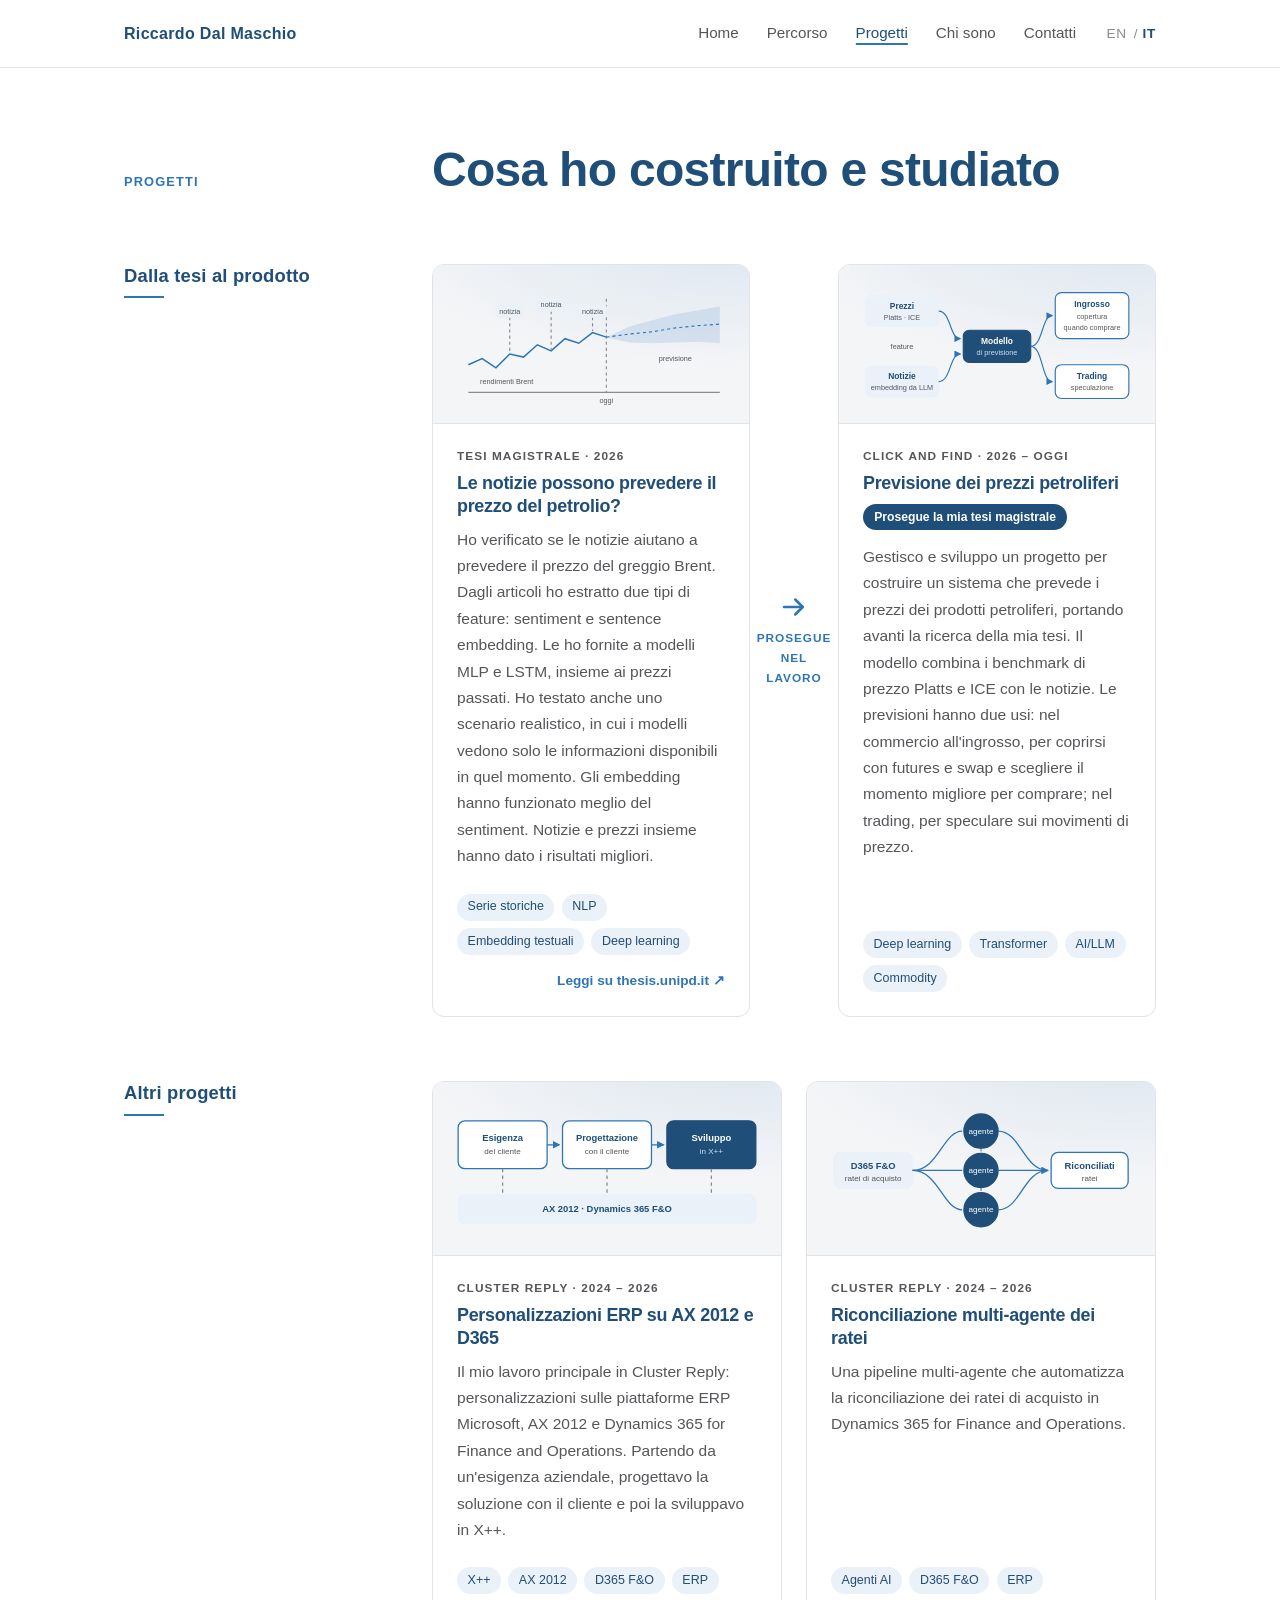
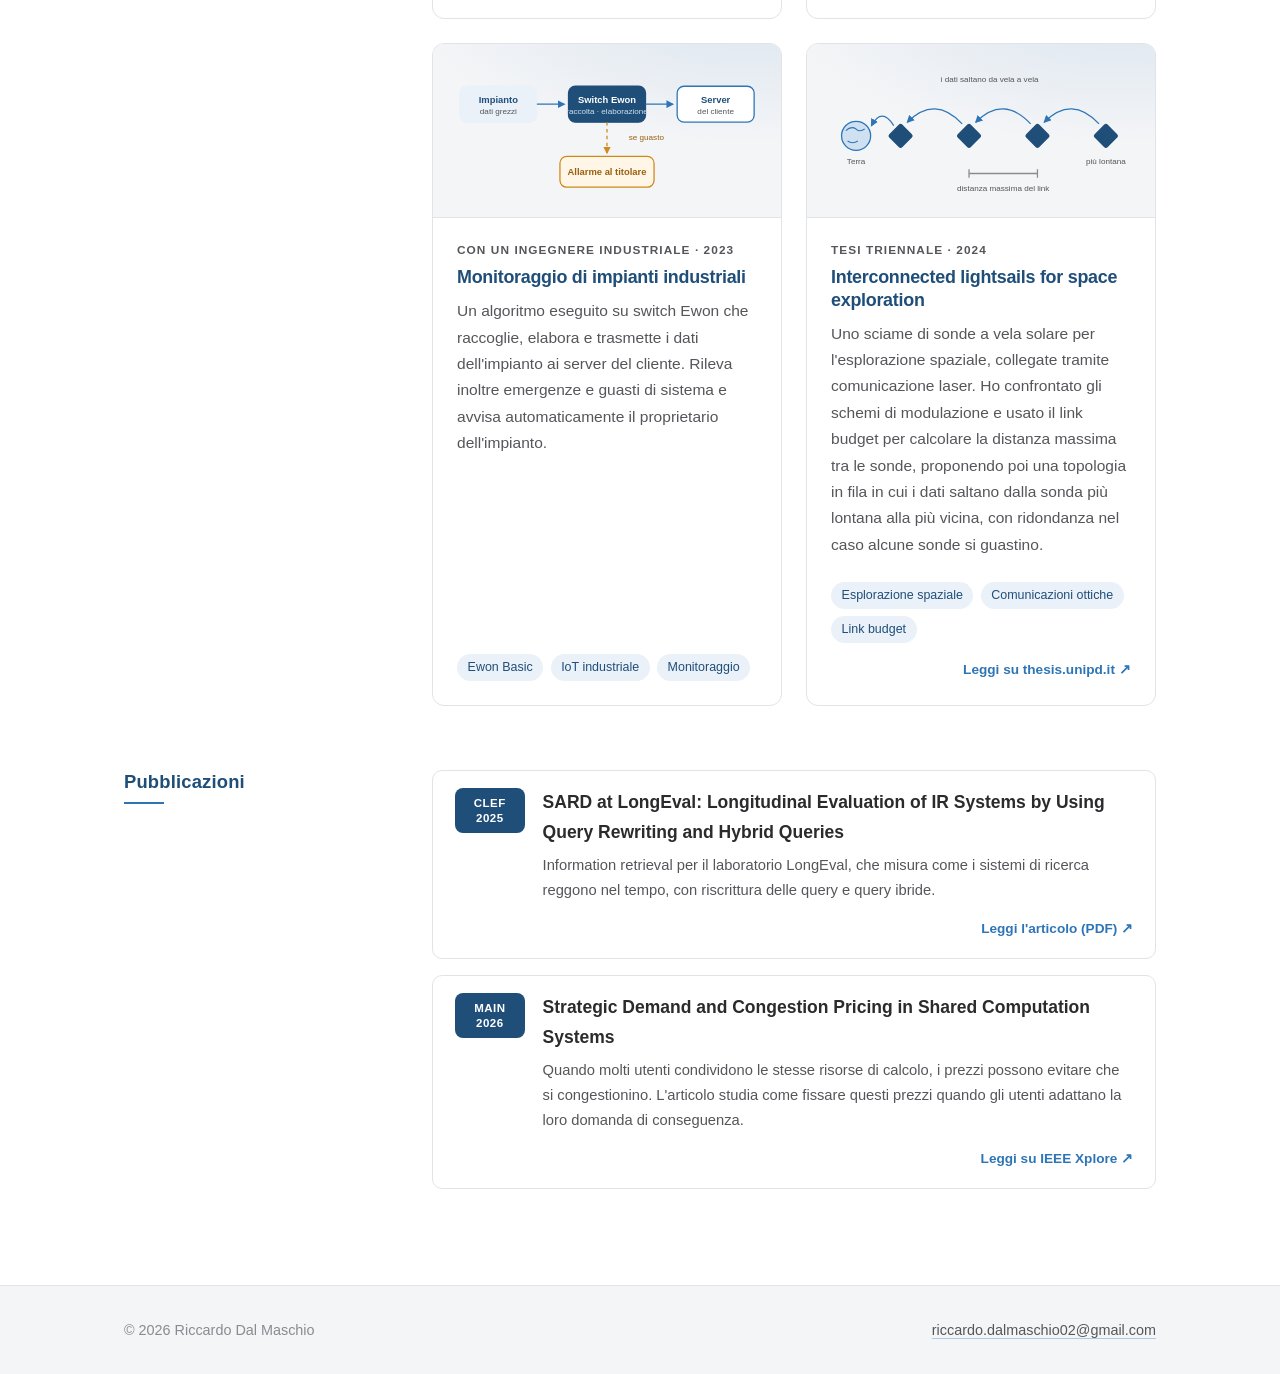
<file: it/projects.html>
<!DOCTYPE html>
<html lang="it">
<head>
  <meta charset="utf-8">
  <meta name="viewport" content="width=device-width, initial-scale=1">
  <title>Progetti | Riccardo Dal Maschio</title>
  <meta name="description" content="Progetti, tesi e pubblicazioni di Riccardo Dal Maschio.">
  <link rel="alternate" hreflang="it" href="projects.html">
  <link rel="alternate" hreflang="en" href="../projects.html">
  <link rel="icon" href="../favicon.svg" type="image/svg+xml">
  <link rel="stylesheet" href="../styles.css?v=9">
  <script>document.documentElement.classList.add('js');</script>
</head>
<body>

  <header class="site-header">
    <div class="wrap">
      <a class="brand" href="index.html">Riccardo Dal Maschio</a>
      <div class="header-right">
        <nav class="site-nav" aria-label="Principale">
          <ul>
            <li><a href="index.html">Home</a></li>
            <li><a href="experience.html">Percorso</a></li>
            <li><a href="projects.html" aria-current="page">Progetti</a></li>
            <li><a href="about.html">Chi sono</a></li>
            <li><a href="contact.html">Contatti</a></li>
          </ul>
        </nav>
        <p class="lang-switch">
          <a href="../projects.html" hreflang="en" lang="en">EN</a> / <span aria-current="true">IT</span>
        </p>
      </div>
    </div>
  </header>

  <main>
    <div class="wrap">

      <div class="page-head reveal">
        <p class="eyebrow">Progetti</p>
        <h1>Cosa ho costruito e studiato</h1>
      </div>

      <section class="content-section reveal">
        <h2>Dalla tesi al prodotto</h2>
        <div class="section-body story">

          <!-- Tesi magistrale -->
          <article class="project reveal" id="thesis">
            <div class="project-visual">
              <svg viewBox="0 0 360 160" role="img" aria-label="Illustrazione: una serie di prezzi con notizie, seguita da una previsione con banda di incertezza">
                <path class="dg-line muted" d="M20 140 H348"/>
                <path class="dg-line muted dash" d="M200 18 V140"/>
                <text class="dg-text small" x="200" y="151">oggi</text>
                <polygon class="dg-band" points="200,68 230,54 260,46 290,38 320,33 348,28 348,76 320,74 290,75 260,76 230,75"/>
                <polyline class="dg-line dash" points="200,68 230,64 260,61 290,56 320,53 348,51"/>
                <polyline class="dg-line" style="stroke-width:2" points="20,104 38,96 56,108 74,90 92,94 110,78 128,86 146,70 164,76 182,62 200,68"/>
                <path class="dg-line muted dash" d="M74 42 V88 M128 34 V84 M182 42 V60"/>
                <rect class="dg-box soft" x="56" y="26" width="36" height="16" rx="4"/>
                <text class="dg-text small" x="74" y="34">notizia</text>
                <rect class="dg-box soft" x="110" y="18" width="36" height="16" rx="4"/>
                <text class="dg-text small" x="128" y="26">notizia</text>
                <rect class="dg-box soft" x="164" y="26" width="36" height="16" rx="4"/>
                <text class="dg-text small" x="182" y="34">notizia</text>
                <text class="dg-text small" x="70" y="126">rendimenti Brent</text>
                <text class="dg-text small" x="290" y="96">previsione</text>
              </svg>
            </div>
            <div class="project-body">
              <p class="eyebrow">Tesi magistrale &middot; 2026</p>
              <h3>Le notizie possono prevedere il prezzo del petrolio?</h3>
              <p>
                Ho verificato se le notizie aiutano a prevedere il prezzo del
                greggio Brent. Dagli articoli ho estratto due tipi di feature:
                sentiment e sentence embedding. Le ho fornite a modelli MLP e
                LSTM, insieme ai prezzi passati. Ho testato anche uno scenario
                realistico, in cui i modelli vedono solo le informazioni
                disponibili in quel momento. Gli embedding hanno funzionato meglio
                del sentiment. Notizie e prezzi insieme hanno dato i risultati
                migliori.
              </p>
              <ul class="chips tags">
                <li>Serie storiche</li>
                <li>NLP</li>
                <li>Embedding testuali</li>
                <li>Deep learning</li>
              </ul>
              <p class="ext-link"><a href="https://thesis.unipd.it/handle/20.500.12608/109380" target="_blank" rel="noopener">Leggi su thesis.unipd.it</a></p>
            </div>
          </article>

          <div class="story-link" aria-hidden="true">
            <svg viewBox="0 0 24 24" fill="none" stroke="currentColor" stroke-width="2" stroke-linecap="round" stroke-linejoin="round"><path d="M4 12h15"/><path d="m13 6 6 6-6 6"/></svg>
            <span>prosegue nel lavoro</span>
          </div>

          <!-- Previsione prezzi petroliferi -->
          <article class="project reveal" id="forecasting">
            <div class="project-visual">
              <svg viewBox="0 0 360 160" role="img" aria-label="Schema: prezzi e notizie sono le feature di un modello di previsione; le previsioni servono al commercio all'ingrosso (copertura, momento d'acquisto) e al trading (speculazione)">
                <defs><marker id="ah-f" viewBox="0 0 6 6" refX="5" refY="3" markerWidth="6" markerHeight="6" orient="auto"><path d="M0 0L6 3L0 6z" class="dg-fill"/></marker></defs>
                <rect class="dg-box soft" x="8" y="14" width="96" height="40" rx="8"/>
                <text class="dg-text" x="56" y="27">Prezzi</text>
                <text class="dg-text small" x="56" y="42">Platts &#183; ICE</text>
                <rect class="dg-box soft" x="8" y="106" width="96" height="40" rx="8"/>
                <text class="dg-text" x="56" y="119">Notizie</text>
                <text class="dg-text small" x="56" y="134">embedding da LLM</text>
                <text class="dg-text small" x="56" y="80">feature</text>
                <path class="dg-line" d="M104 34 C120 34 118 70 132 70" marker-end="url(#ah-f)"/>
                <path class="dg-line" d="M104 126 C120 126 118 90 132 90" marker-end="url(#ah-f)"/>
                <rect class="dg-box solid" x="136" y="59" width="88" height="42" rx="8"/>
                <text class="dg-text light" x="180" y="73">Modello</text>
                <text class="dg-text small" x="180" y="88" style="fill:#cfe0f1">di previsione</text>
                <path class="dg-line" d="M224 80 C240 80 238 40 252 40" marker-end="url(#ah-f)"/>
                <path class="dg-line" d="M224 80 C240 80 238 126 252 126" marker-end="url(#ah-f)"/>
                <rect class="dg-box" x="256" y="10" width="96" height="60" rx="8"/>
                <text class="dg-text" x="304" y="25">Ingrosso</text>
                <text class="dg-text small" x="304" y="41">copertura</text>
                <text class="dg-text small" x="304" y="55">quando comprare</text>
                <rect class="dg-box" x="256" y="104" width="96" height="44" rx="8"/>
                <text class="dg-text" x="304" y="119">Trading</text>
                <text class="dg-text small" x="304" y="134">speculazione</text>
              </svg>
            </div>
            <div class="project-body">
              <p class="eyebrow">Click and Find &middot; 2026 &ndash; oggi</p>
              <h3>Previsione dei prezzi petroliferi</h3>
              <a class="continues" href="#thesis">Prosegue la mia tesi magistrale</a>
              <p>
                Gestisco e sviluppo un progetto per costruire un sistema che
                prevede i prezzi dei prodotti petroliferi, portando avanti la
                ricerca della mia tesi. Il modello combina i benchmark di prezzo
                Platts e ICE con le notizie. Le previsioni hanno due usi: nel
                commercio all'ingrosso, per coprirsi con futures e swap e scegliere
                il momento migliore per comprare; nel trading, per speculare sui
                movimenti di prezzo.
              </p>
              <ul class="chips tags">
                <li>Deep learning</li>
                <li>Transformer</li>
                <li>AI/LLM</li>
                <li>Commodity</li>
              </ul>
            </div>
          </article>

        </div>
      </section>

      <section class="content-section reveal">
        <h2>Altri progetti</h2>
        <div class="section-body project-grid" data-stagger>

          <!-- Reply: personalizzazioni ERP -->
          <article class="project reveal" id="reply">
            <div class="project-visual">
              <svg viewBox="0 0 360 160" role="img" aria-label="Schema: un'esigenza aziendale, poi la soluzione progettata con il cliente, poi lo sviluppo in X++, tutto su AX 2012 e Dynamics 365">
                <defs><marker id="ah-r" viewBox="0 0 6 6" refX="5" refY="3" markerWidth="6" markerHeight="6" orient="auto"><path d="M0 0L6 3L0 6z" class="dg-fill"/></marker></defs>
                <rect class="dg-box" x="6" y="22" width="104" height="56" rx="8"/>
                <text class="dg-text" x="58" y="42">Esigenza</text>
                <text class="dg-text small" x="58" y="58">del cliente</text>
                <path class="dg-line" d="M110 50 H124" marker-end="url(#ah-r)"/>
                <rect class="dg-box" x="128" y="22" width="104" height="56" rx="8"/>
                <text class="dg-text" x="180" y="42">Progettazione</text>
                <text class="dg-text small" x="180" y="58">con il cliente</text>
                <path class="dg-line" d="M232 50 H246" marker-end="url(#ah-r)"/>
                <rect class="dg-box solid" x="250" y="22" width="104" height="56" rx="8"/>
                <text class="dg-text light" x="302" y="42">Sviluppo</text>
                <text class="dg-text small" x="302" y="58" style="fill:#cfe0f1">in X++</text>
                <path class="dg-line muted dash" d="M58 78 V108 M180 78 V108 M302 78 V108"/>
                <rect class="dg-box soft" x="6" y="108" width="348" height="34" rx="8"/>
                <text class="dg-text" x="180" y="125">AX 2012 &#183; Dynamics 365 F&amp;O</text>
              </svg>
            </div>
            <div class="project-body">
              <p class="eyebrow">Cluster Reply &middot; 2024 &ndash; 2026</p>
              <h3>Personalizzazioni ERP su AX 2012 e D365</h3>
              <p>
                Il mio lavoro principale in Cluster Reply: personalizzazioni sulle
                piattaforme ERP Microsoft, AX 2012 e Dynamics 365 for Finance and
                Operations. Partendo da un'esigenza aziendale, progettavo la
                soluzione con il cliente e poi la sviluppavo in X++.
              </p>
              <ul class="chips tags">
                <li>X++</li>
                <li>AX 2012</li>
                <li>D365 F&amp;O</li>
                <li>ERP</li>
              </ul>
            </div>
          </article>

          <!-- Riconciliazione multi-agente -->
          <article class="project reveal" id="agents">
            <div class="project-visual">
              <svg viewBox="0 0 360 160" role="img" aria-label="Schema: i ratei di acquisto di Dynamics 365 passano attraverso agenti AI che collaborano e ne escono riconciliati">
                <defs><marker id="ah-a" viewBox="0 0 6 6" refX="5" refY="3" markerWidth="6" markerHeight="6" orient="auto"><path d="M0 0L6 3L0 6z" class="dg-fill"/></marker></defs>
                <rect class="dg-box soft" x="8" y="59" width="92" height="42" rx="8"/>
                <text class="dg-text" x="54" y="74">D365 F&amp;O</text>
                <text class="dg-text small" x="54" y="89">ratei di acquisto</text>
                <path class="dg-line" d="M100 80 C130 80 136 34 158 34"/>
                <path class="dg-line" d="M100 80 H158"/>
                <path class="dg-line" d="M100 80 C130 80 136 126 158 126"/>
                <path class="dg-line muted dash" d="M180 54 V60 M180 100 V106"/>
                <circle class="dg-box solid" cx="180" cy="34" r="20"/>
                <circle class="dg-box solid" cx="180" cy="80" r="20"/>
                <circle class="dg-box solid" cx="180" cy="126" r="20"/>
                <text class="dg-text small" x="180" y="34" style="fill:#fff">agente</text>
                <text class="dg-text small" x="180" y="80" style="fill:#fff">agente</text>
                <text class="dg-text small" x="180" y="126" style="fill:#fff">agente</text>
                <path class="dg-line" d="M200 34 C226 34 230 80 258 80"/>
                <path class="dg-line" d="M200 80 H258" marker-end="url(#ah-a)"/>
                <path class="dg-line" d="M200 126 C226 126 230 80 258 80"/>
                <rect class="dg-box" x="262" y="59" width="90" height="42" rx="8"/>
                <text class="dg-text" x="307" y="74">Riconciliati</text>
                <text class="dg-text small" x="307" y="89">ratei</text>
              </svg>
            </div>
            <div class="project-body">
              <p class="eyebrow">Cluster Reply &middot; 2024 &ndash; 2026</p>
              <h3>Riconciliazione multi-agente dei ratei</h3>
              <p>
                Una pipeline multi-agente che automatizza la riconciliazione dei
                ratei di acquisto in Dynamics 365 for Finance and Operations.
              </p>
              <ul class="chips tags">
                <li>Agenti AI</li>
                <li>D365 F&amp;O</li>
                <li>ERP</li>
              </ul>
            </div>
          </article>

          <!-- Monitoraggio Ewon -->
          <article class="project reveal" id="ewon">
            <div class="project-visual">
              <svg viewBox="0 0 360 160" role="img" aria-label="Schema: i dati dell'impianto passano da uno switch Ewon ai server del cliente; in caso di guasto parte un allarme al proprietario">
                <defs>
                  <marker id="ah-e" viewBox="0 0 6 6" refX="5" refY="3" markerWidth="6" markerHeight="6" orient="auto"><path d="M0 0L6 3L0 6z" class="dg-fill"/></marker>
                  <marker id="ah-w" viewBox="0 0 6 6" refX="5" refY="3" markerWidth="6" markerHeight="6" orient="auto"><path d="M0 0L6 3L0 6z" style="fill:#d08a1c"/></marker>
                </defs>
                <rect class="dg-box soft" x="8" y="26" width="90" height="42" rx="8"/>
                <text class="dg-text" x="53" y="41">Impianto</text>
                <text class="dg-text small" x="53" y="56">dati grezzi</text>
                <path class="dg-line" d="M98 47 H130" marker-end="url(#ah-e)"/>
                <rect class="dg-box solid" x="135" y="26" width="90" height="42" rx="8"/>
                <text class="dg-text light" x="180" y="41">Switch Ewon</text>
                <text class="dg-text small" x="180" y="56" style="fill:#cfe0f1">raccolta &#183; elaborazione</text>
                <path class="dg-line" d="M225 47 H257" marker-end="url(#ah-e)"/>
                <rect class="dg-box" x="262" y="26" width="90" height="42" rx="8"/>
                <text class="dg-text" x="307" y="41">Server</text>
                <text class="dg-text small" x="307" y="56">del cliente</text>
                <path class="dg-line warn dash" d="M180 68 V104" marker-end="url(#ah-w)"/>
                <text class="dg-text small warn" x="226" y="86">se guasto</text>
                <rect class="dg-box warn" x="125" y="108" width="110" height="36" rx="8"/>
                <text class="dg-text warn" x="180" y="126">Allarme al titolare</text>
              </svg>
            </div>
            <div class="project-body">
              <p class="eyebrow">Con un ingegnere industriale &middot; 2023</p>
              <h3>Monitoraggio di impianti industriali</h3>
              <p>
                Un algoritmo eseguito su switch Ewon che raccoglie, elabora e
                trasmette i dati dell'impianto ai server del cliente. Rileva inoltre
                emergenze e guasti di sistema e avvisa automaticamente il
                proprietario dell'impianto.
              </p>
              <ul class="chips tags">
                <li>Ewon Basic</li>
                <li>IoT industriale</li>
                <li>Monitoraggio</li>
              </ul>
            </div>
          </article>

          <!-- Tesi triennale: vele solari -->
          <article class="project reveal" id="lightsails">
            <div class="project-visual">
              <svg viewBox="0 0 360 160" role="img" aria-label="Schema: vele solari in fila; i dati saltano dalla vela più lontana alla più vicina e poi alla Terra">
                <defs><marker id="ah-l" viewBox="0 0 6 6" refX="5" refY="3" markerWidth="6" markerHeight="6" orient="auto"><path d="M0 0L6 3L0 6z" class="dg-fill"/></marker></defs>
                <text class="dg-text small" x="190" y="18">i dati saltano da vela a vela</text>
                <circle cx="34" cy="84" r="17" style="fill:#cfe0f1;stroke:var(--blue);stroke-width:1.5"/>
                <path d="M22 78 q6 -6 12 -2 q4 4 10 0 M24 90 q6 4 12 0" style="fill:none;stroke:var(--blue);stroke-width:1.2"/>
                <text class="dg-text small" x="34" y="114">Terra</text>
                <path class="dg-line" d="M318 70 Q286 36 254 68" marker-end="url(#ah-l)"/>
                <path class="dg-line" d="M238 70 Q206 36 174 68" marker-end="url(#ah-l)"/>
                <path class="dg-line" d="M158 70 Q126 36 94 68" marker-end="url(#ah-l)"/>
                <path class="dg-line" d="M78 72 Q64 50 52 72" marker-end="url(#ah-l)"/>
                <rect class="dg-box solid" x="76" y="74" width="20" height="20" rx="2" transform="rotate(45 86 84)"/>
                <rect class="dg-box solid" x="156" y="74" width="20" height="20" rx="2" transform="rotate(45 166 84)"/>
                <rect class="dg-box solid" x="236" y="74" width="20" height="20" rx="2" transform="rotate(45 246 84)"/>
                <rect class="dg-box solid" x="316" y="74" width="20" height="20" rx="2" transform="rotate(45 326 84)"/>
                <text class="dg-text small" x="326" y="114">più lontana</text>
                <path class="dg-line muted" d="M166 128 H246 M166 123 V133 M246 123 V133"/>
                <text class="dg-text small" x="206" y="145">distanza massima del link</text>
              </svg>
            </div>
            <div class="project-body">
              <p class="eyebrow">Tesi triennale &middot; 2024</p>
              <h3>Interconnected lightsails for space exploration</h3>
              <p>
                Uno sciame di sonde a vela solare per l'esplorazione spaziale,
                collegate tramite comunicazione laser. Ho confrontato gli schemi di
                modulazione e usato il link budget per calcolare la distanza
                massima tra le sonde, proponendo poi una topologia in fila in cui
                i dati saltano dalla sonda più lontana alla più vicina, con
                ridondanza nel caso alcune sonde si guastino.
              </p>
              <ul class="chips tags">
                <li>Esplorazione spaziale</li>
                <li>Comunicazioni ottiche</li>
                <li>Link budget</li>
              </ul>
              <p class="ext-link"><a href="https://thesis.unipd.it/handle/20.500.12608/68808" target="_blank" rel="noopener">Leggi su thesis.unipd.it</a></p>
            </div>
          </article>

        </div>
      </section>

      <section class="content-section reveal" id="research">
        <h2>Pubblicazioni</h2>
        <div class="section-body">
          <ul class="pubs" data-stagger>
            <li class="reveal">
              <span class="pub-venue">CLEF<br>2025</span>
              <div>
                <span class="pub-title">SARD at LongEval: Longitudinal Evaluation of IR Systems by Using Query Rewriting and Hybrid Queries</span>
                <p>Information retrieval per il laboratorio LongEval, che misura come i sistemi di ricerca reggono nel tempo, con riscrittura delle query e query ibride.</p>
                <p class="ext-link"><a href="https://www.dei.unipd.it/~ferro/papers/2025/CLEF2025wn-SARD.pdf" target="_blank" rel="noopener">Leggi l'articolo (PDF)</a></p>
              </div>
            </li>
            <li class="reveal">
              <span class="pub-venue">MAIN<br>2026</span>
              <div>
                <span class="pub-title">Strategic Demand and Congestion Pricing in Shared Computation Systems</span>
                <p>Quando molti utenti condividono le stesse risorse di calcolo, i prezzi possono evitare che si congestionino. L'articolo studia come fissare questi prezzi quando gli utenti adattano la loro domanda di conseguenza.</p>
                <p class="ext-link"><a href="https://ieeexplore.ieee.org/abstract/document/11622389" target="_blank" rel="noopener">Leggi su IEEE Xplore</a></p>
              </div>
            </li>
          </ul>
        </div>
      </section>

    </div>
  </main>

  <footer class="site-footer">
    <div class="wrap">
      <span>&copy; 2026 Riccardo Dal Maschio</span>
      <span><a href="mailto:riccardo.dalmaschio02@gmail.com">riccardo.dalmaschio02@gmail.com</a></span>
    </div>
  </footer>

  <script src="../script.js?v=9"></script>
</body>
</html>
</file>
<file: styles.css>
/* ---------- Base ---------- */

:root {
  --navy: #1f4e79;
  --blue: #2e75b6;
  --blue-soft: #eaf1f8;
  --ink: #2b2b2e;
  --ink-soft: #55565a;
  --ink-faint: #8a8b90;
  --rule: #e0e3e8;
  --bg: #ffffff;
  --bg-soft: #f4f5f7;
  --shadow: 0 1px 2px rgba(31, 78, 121, 0.04), 0 8px 24px rgba(31, 78, 121, 0.06);
  --shadow-lift: 0 2px 4px rgba(31, 78, 121, 0.06), 0 14px 34px rgba(31, 78, 121, 0.1);
  --ease: cubic-bezier(0.22, 0.61, 0.36, 1);
}

*,
*::before,
*::after {
  box-sizing: border-box;
}

html {
  -webkit-text-size-adjust: 100%;
  scroll-behavior: smooth;
}

body {
  margin: 0;
  background: var(--bg);
  color: var(--ink);
  overflow-wrap: break-word;
  font-family: -apple-system, BlinkMacSystemFont, "Segoe UI", Roboto,
    "Helvetica Neue", Arial, sans-serif;
  font-size: 17px;
  line-height: 1.7;
  -webkit-font-smoothing: antialiased;
}

/* ---------- Layout ---------- */

.wrap {
  width: 100%;
  max-width: 1080px;
  margin: 0 auto;
  padding: 0 1.5rem;
}

main {
  padding: 3.5rem 0 5rem;
}

section + section {
  margin-top: 4rem;
}

/* ---------- Typography ---------- */

h1,
h2,
h3 {
  line-height: 1.25;
  font-weight: 600;
  margin: 0 0 0.75rem;
  letter-spacing: -0.015em;
  color: var(--navy);
}

h1 {
  font-size: 2.4rem;
}

h2 {
  font-size: 1.3rem;
  margin-top: 0;
  padding-bottom: 0.5rem;
  border-bottom: 2px solid var(--blue-soft);
}

h3 {
  font-size: 1.05rem;
  font-weight: 600;
  color: var(--ink);
}

p {
  margin: 0 0 1.1rem;
}

ul {
  margin: 0 0 1.1rem;
  padding-left: 1.25rem;
}

li {
  margin-bottom: 0.4rem;
}

li::marker {
  color: var(--blue);
}

/* Justified body copy, with hyphenation so the rag stays tight */
p,
.entry li,
.tech-list li,
.pub-list li {
  text-align: justify;
  text-justify: inter-word;
  hyphens: auto;
}

.meta,
.role,
.eyebrow,
.lang-switch,
.site-footer span,
.contact-list li,
.skill-card li {
  text-align: left;
  hyphens: manual;
}

a {
  color: var(--blue);
  text-decoration: underline;
  text-underline-offset: 3px;
  text-decoration-color: rgba(46, 117, 182, 0.35);
  transition: color 0.2s var(--ease), text-decoration-color 0.2s var(--ease);
}

a:hover,
a:focus-visible {
  color: var(--navy);
  text-decoration-color: currentColor;
}

:focus-visible {
  outline: 2px solid var(--blue);
  outline-offset: 3px;
}

.lede {
  font-size: 1.15rem;
  color: var(--ink-soft);
}

.muted {
  color: var(--ink-soft);
}

.eyebrow {
  font-size: 0.8rem;
  letter-spacing: 0.09em;
  text-transform: uppercase;
  color: var(--blue);
  font-weight: 600;
  margin-bottom: 1.25rem;
}

.page-head {
  margin-bottom: 3rem;
}

/* ---------- Header / nav ---------- */

.site-header {
  position: sticky;
  top: 0;
  z-index: 10;
  border-bottom: 1px solid var(--rule);
  background: rgba(255, 255, 255, 0.9);
  -webkit-backdrop-filter: saturate(180%) blur(10px);
  backdrop-filter: saturate(180%) blur(10px);
  padding: 1.15rem 0;
}

.site-header .wrap {
  display: flex;
  flex-wrap: wrap;
  align-items: center;
  justify-content: space-between;
  gap: 0.75rem 2rem;
}

.brand {
  font-weight: 600;
  font-size: 1rem;
  letter-spacing: 0.02em;
  text-decoration: none;
  color: var(--navy);
}

.header-right {
  display: flex;
  flex-wrap: wrap;
  align-items: center;
  gap: 0.75rem 1.75rem;
}

.site-nav ul {
  display: flex;
  flex-wrap: wrap;
  gap: 1.75rem;
  list-style: none;
  margin: 0;
  padding: 0;
}

.site-nav li {
  margin: 0;
}

.site-nav a {
  position: relative;
  text-decoration: none;
  color: var(--ink-soft);
  font-size: 0.95rem;
  padding-bottom: 4px;
  transition: color 0.2s var(--ease);
}

/* Nav underline that grows from the centre on hover */
.site-nav a::after {
  content: "";
  position: absolute;
  left: 50%;
  bottom: 0;
  width: 0;
  height: 2px;
  background: var(--blue);
  transform: translateX(-50%);
  transition: width 0.25s var(--ease);
}

.site-nav a:hover,
.site-nav a:focus-visible {
  color: var(--blue);
}

.site-nav a:hover::after,
.site-nav a:focus-visible::after,
.site-nav a[aria-current="page"]::after {
  width: 100%;
}

.site-nav a[aria-current="page"] {
  color: var(--navy);
}

.lang-switch {
  margin: 0;
  font-size: 0.85rem;
  letter-spacing: 0.05em;
  color: var(--ink-faint);
  white-space: nowrap;
}

.lang-switch a {
  text-decoration: none;
  color: var(--ink-faint);
  padding: 0 0.15rem;
}

.lang-switch a:hover,
.lang-switch a:focus-visible {
  color: var(--blue);
}

.lang-switch [aria-current="true"] {
  color: var(--navy);
  font-weight: 600;
}

/* ---------- Home hero ---------- */

.hero-band {
  background:
    radial-gradient(60rem 26rem at 78% -10%, rgba(46, 117, 182, 0.1), transparent 65%),
    linear-gradient(180deg, #f7f9fc 0%, #ffffff 100%);
  border-bottom: 1px solid var(--rule);
  padding: 4.5rem 0 4rem;
}

.hero {
  display: grid;
  grid-template-columns: minmax(0, 1fr);
  gap: 2.5rem;
  align-items: center;
}

.hero h1 {
  font-size: 2.6rem;
  margin-bottom: 0.4rem;
}

.hero .role {
  font-size: 1.1rem;
  color: var(--blue);
  font-weight: 500;
  margin-bottom: 1.5rem;
}

/* Both dimensions are set explicitly rather than derived from aspect-ratio:
   browsers without aspect-ratio support otherwise fall back to the img height
   attribute and render a tall, narrow sliver. */
.hero-photo {
  display: block;
  width: min(100%, 250px);
  height: 300px;
  object-fit: cover;
  object-position: center 18%;
  border-radius: 10px;
  box-shadow: var(--shadow);
  justify-self: center;
  margin-inline: auto;
  transition: transform 0.4s var(--ease), box-shadow 0.4s var(--ease);
}

.hero-photo:hover {
  transform: translateY(-4px);
  box-shadow: var(--shadow-lift);
}

/* ---------- Buttons ---------- */

.actions {
  display: flex;
  flex-wrap: wrap;
  gap: 0.75rem;
  margin-top: 2rem;
}

.btn {
  display: inline-block;
  padding: 0.65rem 1.25rem;
  border: 1px solid var(--rule);
  border-radius: 6px;
  font-size: 0.95rem;
  text-decoration: none;
  color: var(--navy);
  background: var(--bg);
  transition: transform 0.2s var(--ease), border-color 0.2s var(--ease),
    background-color 0.2s var(--ease), box-shadow 0.2s var(--ease),
    color 0.2s var(--ease);
}

.btn:hover,
.btn:focus-visible {
  border-color: var(--blue);
  background: var(--blue-soft);
  color: var(--navy);
  transform: translateY(-2px);
  box-shadow: var(--shadow);
}

.btn:active {
  transform: translateY(0);
}

.btn-primary {
  background: var(--blue);
  border-color: var(--blue);
  color: #fff;
}

.btn-primary:hover,
.btn-primary:focus-visible {
  background: var(--navy);
  border-color: var(--navy);
  color: #fff;
}

/* ---------- Entries (experience / education) ---------- */

.entry {
  position: relative;
  padding: 1.4rem 1.5rem;
  margin-bottom: 1rem;
  background: var(--bg);
  border: 1px solid var(--rule);
  border-left: 3px solid var(--blue-soft);
  border-radius: 8px;
  transition: transform 0.25s var(--ease), box-shadow 0.25s var(--ease),
    border-left-color 0.25s var(--ease);
}

.entry:hover {
  transform: translateY(-2px);
  border-left-color: var(--blue);
  box-shadow: var(--shadow);
}

.entry h3 {
  margin-bottom: 0.2rem;
}

.entry .meta {
  font-size: 0.82rem;
  letter-spacing: 0.05em;
  text-transform: uppercase;
  color: var(--blue);
  font-weight: 600;
  margin-bottom: 0.75rem;
}

.entry ul,
.entry p {
  margin-bottom: 0;
}

.entry ul {
  list-style: disc;
  padding-left: 1.25rem;
}

/* ---------- Skill cards ---------- */

.skill-groups {
  display: grid;
  grid-template-columns: repeat(auto-fit, minmax(230px, 1fr));
  gap: 1.25rem;
  margin-top: 1.75rem;
}

.skill-card {
  background: var(--bg-soft);
  border: 1px solid transparent;
  border-radius: 8px;
  padding: 1.25rem 1.4rem;
  transition: transform 0.25s var(--ease), box-shadow 0.25s var(--ease),
    border-color 0.25s var(--ease), background-color 0.25s var(--ease);
}

.skill-card:hover {
  transform: translateY(-2px);
  background: var(--bg);
  border-color: var(--rule);
  box-shadow: var(--shadow);
}

.skill-card h3 {
  font-size: 0.8rem;
  letter-spacing: 0.09em;
  text-transform: uppercase;
  color: var(--blue);
  margin-bottom: 0.7rem;
}

.skill-card ul {
  list-style: disc;
  padding-left: 1.15rem;
  margin: 0;
}

.skill-card li {
  font-size: 0.95rem;
  color: var(--ink-soft);
  margin-bottom: 0.3rem;
}

/* ---------- Contact list ---------- */

/* One full-width row per detail: long values such as the email address get the
   whole column and never overflow their card. */
.contact-list {
  list-style: none;
  padding: 0;
  margin: 2rem 0 0;
  display: grid;
  gap: 0.85rem;
  grid-template-columns: minmax(0, 1fr);
}

.contact-list li {
  display: grid;
  grid-template-columns: 7.5rem minmax(0, 1fr);
  align-items: baseline;
  gap: 0 1.25rem;
  margin: 0;
  padding: 1.1rem 1.4rem;
  background: var(--bg);
  border: 1px solid var(--rule);
  border-left: 3px solid var(--blue-soft);
  border-radius: 8px;
  transition: transform 0.25s var(--ease), box-shadow 0.25s var(--ease),
    border-left-color 0.25s var(--ease);
}

.contact-list li:hover {
  transform: translateY(-2px);
  border-left-color: var(--blue);
  box-shadow: var(--shadow);
}

.contact-list li > a,
.contact-list li > .muted {
  min-width: 0;
  overflow-wrap: anywhere;
}

.contact-list .label {
  font-size: 0.78rem;
  letter-spacing: 0.09em;
  text-transform: uppercase;
  color: var(--blue);
  font-weight: 600;
}

/* ---------- Footer ---------- */

.site-footer {
  border-top: 1px solid var(--rule);
  background: var(--bg-soft);
  padding: 2rem 0;
  font-size: 0.9rem;
  color: var(--ink-faint);
}

.site-footer .wrap {
  display: flex;
  flex-wrap: wrap;
  justify-content: space-between;
  gap: 0.5rem 1.5rem;
}

.site-footer a {
  color: var(--ink-soft);
}

.site-footer a:hover,
.site-footer a:focus-visible {
  color: var(--blue);
}

/* ---------- Home: hero tweaks ---------- */

.hero .eyebrow {
  margin-bottom: 0.9rem;
}

.hero-text .actions {
  margin-top: 1.75rem;
}

/* ---------- Home: highlight cards ---------- */

.highlights {
  display: grid;
  grid-template-columns: repeat(auto-fit, minmax(260px, 1fr));
  gap: 1.5rem;
  margin: 0;
  padding: 0;
  list-style: none;
}

.highlights > li {
  margin: 0;
}

.card {
  position: relative;
  display: flex;
  flex-direction: column;
  height: 100%;
  padding: 1.6rem 1.6rem 1.4rem;
  background: var(--bg);
  border: 1px solid var(--rule);
  border-radius: 12px;
  color: inherit;
  text-decoration: none;
  transition: transform 0.25s var(--ease), box-shadow 0.25s var(--ease),
    border-color 0.25s var(--ease);
}

a.card:hover,
a.card:focus-visible {
  transform: translateY(-4px);
  border-color: rgba(46, 117, 182, 0.45);
  box-shadow: var(--shadow-lift);
  color: inherit;
}

.card-icon {
  display: grid;
  place-items: center;
  width: 48px;
  height: 48px;
  margin-bottom: 1.1rem;
  border-radius: 12px;
  background: var(--blue-soft);
  color: var(--blue);
}

.card-icon svg {
  width: 26px;
  height: 26px;
}

.card .eyebrow {
  margin-bottom: 0.35rem;
}

.card h3 {
  font-size: 1.15rem;
  color: var(--navy);
  margin-bottom: 0.6rem;
}

.card p {
  color: var(--ink-soft);
  font-size: 0.97rem;
  text-align: left;
  hyphens: manual;
}

.card .more {
  margin-top: auto;
  font-size: 0.9rem;
  font-weight: 600;
  color: var(--blue);
}

.card .more::after {
  content: "\2192";
  margin-left: 0.3em;
  display: inline-block;
  transition: transform 0.25s var(--ease);
}

a.card:hover .more::after {
  transform: translateX(4px);
}

/* ---------- Journey: filter + timeline ---------- */

.filters {
  display: flex;
  flex-wrap: wrap;
  gap: 0.5rem;
  margin: 0 0 2rem;
}

.filters button {
  font: inherit;
  font-size: 0.88rem;
  padding: 0.4rem 1rem;
  border: 1px solid var(--rule);
  border-radius: 999px;
  background: var(--bg);
  color: var(--ink-soft);
  cursor: pointer;
  transition: background-color 0.2s var(--ease), color 0.2s var(--ease),
    border-color 0.2s var(--ease);
}

.filters button:hover {
  border-color: var(--blue);
  color: var(--navy);
}

.filters button[aria-pressed="true"] {
  background: var(--navy);
  border-color: var(--navy);
  color: #fff;
}

.timeline {
  position: relative;
  list-style: none;
  margin: 0;
  padding: 0;
}

/* The vertical rail runs through the centre of the badges */
.timeline::before {
  content: "";
  position: absolute;
  top: 0.5rem;
  bottom: 0.5rem;
  left: 23px;
  width: 2px;
  background: linear-gradient(180deg, var(--blue) 0%, var(--rule) 100%);
}

.tl-item {
  position: relative;
  display: grid;
  grid-template-columns: 48px minmax(0, 1fr);
  gap: 0 1.25rem;
  margin: 0 0 1.75rem;
}

.tl-item[hidden] {
  display: none;
}

.badge {
  position: relative;
  z-index: 1;
  display: grid;
  place-items: center;
  width: 48px;
  height: 48px;
  border-radius: 50%;
  background: var(--navy);
  color: #fff;
  font-size: 0.62rem;
  font-weight: 700;
  letter-spacing: 0.04em;
  box-shadow: 0 0 0 5px var(--bg);
}

.tl-item[data-type="edu"] .badge {
  background: var(--blue);
}

/* Minor entries: a small dot instead of a badge */
.tl-item.minor .badge {
  width: 14px;
  height: 14px;
  margin: 0.55rem auto 0;
  background: var(--bg);
  border: 2px solid var(--ink-faint);
}

.tl-body {
  padding: 1.1rem 1.35rem;
  background: var(--bg);
  border: 1px solid var(--rule);
  border-radius: 10px;
  transition: box-shadow 0.25s var(--ease), border-color 0.25s var(--ease);
}

.tl-body:hover {
  border-color: rgba(46, 117, 182, 0.4);
  box-shadow: var(--shadow);
}

.tl-item.minor .tl-body {
  padding: 0.2rem 0 0;
  border: none;
  background: none;
  box-shadow: none;
}

.tl-top {
  display: flex;
  flex-wrap: wrap;
  align-items: baseline;
  justify-content: space-between;
  gap: 0.25rem 1rem;
}

.tl-body h3 {
  margin: 0;
  color: var(--navy);
}

.tl-item.minor h3 {
  font-size: 0.98rem;
  font-weight: 500;
  color: var(--ink-soft);
}

.tl-org {
  margin: 0.1rem 0 0;
  color: var(--ink-soft);
  font-size: 0.95rem;
}

.tl-date {
  font-size: 0.8rem;
  letter-spacing: 0.05em;
  text-transform: uppercase;
  color: var(--blue);
  font-weight: 600;
  white-space: nowrap;
}

.tl-body ul {
  margin: 0.7rem 0 0;
  font-size: 0.97rem;
}

.tl-body li {
  margin-bottom: 0.25rem;
}

.tl-body .grade {
  display: inline-block;
  margin-top: 0.6rem;
  padding: 0.1rem 0.6rem;
  border-radius: 999px;
  background: var(--blue-soft);
  color: var(--navy);
  font-size: 0.82rem;
  font-weight: 600;
}

/* ---------- Chips (skills, tags) ---------- */

.chip-groups {
  display: grid;
  gap: 1.5rem;
}

.chip-groups h3 {
  font-size: 0.8rem;
  letter-spacing: 0.09em;
  text-transform: uppercase;
  color: var(--blue);
  margin-bottom: 0.6rem;
}

.chips {
  display: flex;
  flex-wrap: wrap;
  gap: 0.45rem;
  margin: 0;
  padding: 0;
  list-style: none;
}

.chips li {
  margin: 0;
  padding: 0.25rem 0.75rem;
  border-radius: 999px;
  background: var(--bg-soft);
  border: 1px solid var(--rule);
  font-size: 0.88rem;
  color: var(--ink);
  text-align: left;
}

.chips li small {
  color: var(--ink-faint);
  font-size: 0.8rem;
}

.chips.tags li {
  padding: 0.12rem 0.6rem;
  font-size: 0.78rem;
  background: var(--blue-soft);
  border-color: transparent;
  color: var(--navy);
}

/* ---------- Projects ---------- */

.project-grid {
  display: grid;
  grid-template-columns: repeat(auto-fit, minmax(300px, 1fr));
  gap: 1.5rem;
}

.project {
  display: flex;
  flex-direction: column;
  background: var(--bg);
  border: 1px solid var(--rule);
  border-radius: 12px;
  overflow: hidden;
  transition: transform 0.25s var(--ease), box-shadow 0.25s var(--ease);
}

.project:hover {
  transform: translateY(-3px);
  box-shadow: var(--shadow-lift);
}

.project-visual {
  padding: 1.25rem 1.25rem 1rem;
  background:
    radial-gradient(30rem 12rem at 90% -20%, rgba(46, 117, 182, 0.12), transparent 70%),
    var(--bg-soft);
  border-bottom: 1px solid var(--rule);
}

.project-visual svg {
  display: block;
  width: 100%;
  height: auto;
}

.project-body {
  display: flex;
  flex-direction: column;
  flex: 1;
  padding: 1.35rem 1.5rem 1.5rem;
}

.project-body .eyebrow {
  margin-bottom: 0.4rem;
  font-size: 0.74rem;
}

.project-body h3 {
  color: var(--navy);
  font-size: 1.12rem;
  margin-bottom: 0.6rem;
}

.project-body p {
  font-size: 0.97rem;
  color: var(--ink-soft);
}

.project-body .chips {
  margin-top: auto;
  padding-top: 0.4rem;
}

/* Diagram primitives, shared by every inline SVG on the projects page */
.dg-box {
  fill: #fff;
  stroke: var(--blue);
  stroke-width: 1.5;
}

.dg-box.solid {
  fill: var(--navy);
  stroke: var(--navy);
}

.dg-box.soft {
  fill: var(--blue-soft);
  stroke: var(--blue-soft);
}

.dg-box.warn {
  fill: #fff6e8;
  stroke: #d08a1c;
}

.dg-text {
  font-family: inherit;
  font-size: 11px;
  font-weight: 600;
  fill: var(--navy);
  text-anchor: middle;
  dominant-baseline: central;
}

.dg-text.light {
  fill: #fff;
}

.dg-text.small {
  font-size: 9.5px;
  font-weight: 500;
  fill: var(--ink-soft);
}

.dg-text.warn {
  fill: #9a5f0c;
}

.dg-line {
  fill: none;
  stroke: var(--blue);
  stroke-width: 1.5;
}

.dg-line.dash {
  stroke-dasharray: 4 4;
}

.dg-line.muted {
  stroke: var(--ink-faint);
}

.dg-line.warn {
  stroke: #d08a1c;
}

.dg-fill {
  fill: var(--blue);
}

.dg-band {
  fill: rgba(46, 117, 182, 0.14);
}

/* ---------- Publications ---------- */

.pubs {
  display: grid;
  gap: 1rem;
  margin: 0;
  padding: 0;
  list-style: none;
}

.pubs li {
  display: grid;
  grid-template-columns: auto minmax(0, 1fr);
  gap: 0 1.1rem;
  align-items: start;
  margin: 0;
  padding: 1.1rem 1.35rem;
  border: 1px solid var(--rule);
  border-radius: 10px;
  transition: box-shadow 0.25s var(--ease), border-color 0.25s var(--ease);
}

.pubs li:hover {
  border-color: rgba(46, 117, 182, 0.4);
  box-shadow: var(--shadow);
}

.pub-venue {
  display: grid;
  place-items: center;
  min-width: 4.4rem;
  padding: 0.45rem 0.5rem;
  border-radius: 8px;
  background: var(--navy);
  color: #fff;
  font-size: 0.72rem;
  font-weight: 700;
  letter-spacing: 0.04em;
  line-height: 1.3;
  text-align: center;
}

.pubs a {
  font-weight: 600;
  text-align: left;
}

.pubs p {
  margin: 0.3rem 0 0;
  font-size: 0.92rem;
  color: var(--ink-soft);
  text-align: left;
}

/* ---------- About: info cards ---------- */

.info-grid {
  display: grid;
  grid-template-columns: repeat(auto-fit, minmax(250px, 1fr));
  gap: 1.25rem;
  margin: 0;
  padding: 0;
  list-style: none;
}

.info-grid > li {
  margin: 0;
}

.info-grid .card {
  padding: 1.35rem 1.4rem 1.25rem;
}

.info-grid .card-icon {
  width: 40px;
  height: 40px;
  margin-bottom: 0.9rem;
  border-radius: 10px;
}

.info-grid .card-icon svg {
  width: 22px;
  height: 22px;
}

.info-grid .card h3 {
  font-size: 1.02rem;
  margin-bottom: 0.15rem;
}

.info-grid .card .tl-date {
  display: block;
  margin-bottom: 0.6rem;
}

.info-grid .card ul {
  margin: 0;
  padding-left: 1.1rem;
  font-size: 0.93rem;
  color: var(--ink-soft);
}

.info-grid .card li {
  text-align: left;
  margin-bottom: 0.25rem;
}

.stat {
  display: flex;
  align-items: baseline;
  gap: 0.5rem;
  margin: 0 0 0.6rem;
}

.stat strong {
  font-size: 1.7rem;
  line-height: 1;
  color: var(--blue);
}

.stat span {
  font-size: 0.85rem;
  color: var(--ink-soft);
}

/* Card and list components use the full column width and ragged-right text:
   justification opens wide gaps in narrow cards. */
@media (min-width: 800px) {
  .section-body > .pubs,
  .section-body > .info-grid,
  .section-body > .timeline,
  .section-body > .chips {
    max-width: none;
  }
}

.project-body p,
.tl-body li,
.info-grid .card p,
.hero .lede {
  text-align: left;
  hyphens: manual;
}

/* ---------- Button icon ---------- */

.btn svg {
  width: 16px;
  height: 16px;
  margin-right: 0.45rem;
  vertical-align: -3px;
}

/* ---------- Journey: "see project" link in the tile corner ---------- */

.tl-more {
  display: flex;
  justify-content: flex-end;
  margin-top: 0.5rem;
}

.tl-more a {
  font-size: 0.85rem;
  font-weight: 600;
  text-decoration: none;
  white-space: nowrap;
}

.tl-more a::after {
  content: "\2192";
  margin-left: 0.3em;
  display: inline-block;
  transition: transform 0.25s var(--ease);
}

.tl-more a:hover::after,
.tl-more a:focus-visible::after {
  transform: translateX(4px);
}

/* ---------- Projects: arrival glow ---------- */

/* Linked-to project clears the sticky header and glows briefly on arrival */
.project {
  scroll-margin-top: 6.5rem;
}

.project:target {
  animation: target-glow 2.8s var(--ease) 0.5s both;
}

@keyframes target-glow {
  0% {
    box-shadow: 0 0 0 0 rgba(46, 117, 182, 0);
    border-color: var(--rule);
  }
  18% {
    box-shadow: 0 0 0 4px rgba(46, 117, 182, 0.35), 0 0 34px rgba(46, 117, 182, 0.45);
    border-color: var(--blue);
  }
  100% {
    box-shadow: 0 0 0 0 rgba(46, 117, 182, 0);
    border-color: var(--rule);
  }
}

/* ---------- Projects: thesis -> product story ---------- */

.story {
  display: grid;
  grid-template-columns: minmax(0, 1fr);
  gap: 0.75rem;
}

.story-link {
  display: flex;
  flex-direction: column;
  align-items: center;
  justify-content: center;
  gap: 0.35rem;
  color: var(--blue);
  font-size: 0.74rem;
  font-weight: 600;
  letter-spacing: 0.08em;
  text-transform: uppercase;
  text-align: center;
}

.story-link svg {
  width: 30px;
  height: 30px;
  transform: rotate(90deg);
}

@media (min-width: 1000px) {
  .story {
    grid-template-columns: minmax(0, 1fr) 4.5rem minmax(0, 1fr);
    gap: 0.5rem;
  }

  .story-link svg {
    transform: none;
  }
}

.continues {
  display: inline-block;
  align-self: flex-start;
  margin: 0 0 0.9rem;
  padding: 0.15rem 0.7rem;
  border-radius: 999px;
  background: var(--navy);
  color: #fff;
  font-size: 0.76rem;
  font-weight: 600;
  text-decoration: none;
}

a.continues:hover,
a.continues:focus-visible {
  background: var(--blue);
  color: #fff;
}

/* ---------- Responsive tweaks for new components ---------- */

@media (max-width: 600px) {
  .timeline::before {
    left: 19px;
  }

  .tl-item {
    grid-template-columns: 40px minmax(0, 1fr);
    gap: 0 0.9rem;
  }

  .badge {
    width: 40px;
    height: 40px;
    font-size: 0.55rem;
  }

  .tl-body {
    padding: 0.95rem 1.05rem;
  }

  .project-grid {
    grid-template-columns: minmax(0, 1fr);
  }

  .pubs li {
    grid-template-columns: minmax(0, 1fr);
    gap: 0.6rem;
  }

  .pub-venue {
    justify-self: start;
  }
}

/* ---------- Scroll reveal ---------- */

.js .reveal {
  opacity: 0;
  transform: translateY(16px);
  transition: opacity 0.6s var(--ease), transform 0.6s var(--ease);
  transition-delay: var(--delay, 0s);
}

.js .reveal.is-visible {
  opacity: 1;
  transform: none;
}

/* ---------- Desktop layout ---------- */

@media (min-width: 800px) {
  body {
    font-size: 17.5px;
  }

  main {
    padding: 4.5rem 0 6rem;
  }

  h1 {
    font-size: 3rem;
  }

  .page-head {
    display: grid;
    grid-template-columns: 220px minmax(0, 1fr);
    gap: 0 3rem;
    align-items: baseline;
    margin-bottom: 4rem;
  }

  .page-head .eyebrow {
    grid-column: 1;
    margin: 0;
    padding-top: 0.75rem;
  }

  .page-head h1 {
    grid-column: 2;
    margin: 0;
  }

  /* Editorial two-column sections: heading rail on the left, content right */
  .content-section {
    display: grid;
    grid-template-columns: 220px minmax(0, 1fr);
    gap: 0 3rem;
  }

  .content-section > h2 {
    position: sticky;
    top: 5.5rem;
    align-self: start;
    border-bottom: none;
    padding-bottom: 0;
    font-size: 1.15rem;
    letter-spacing: 0.01em;
  }

  .content-section > h2::after {
    content: "";
    display: block;
    width: 2.5rem;
    height: 2px;
    margin-top: 0.6rem;
    background: var(--blue);
  }

  .section-body > :last-child {
    margin-bottom: 0;
  }

  /* Prose gets a comfortable measure without shrinking the whole page.
     rem, not ch: ch is relative to each element's own font-size, so a
     larger .lede paragraph next to a regular one would get a wider box
     and their right edges would stop lining up under justification. rem
     is always relative to the root font-size, so every paragraph in a
     section gets the exact same pixel width regardless of its own type size. */
  .section-body p,
  .section-body > ul {
    max-width: 38rem;
  }

  .hero {
    grid-template-columns: minmax(0, 1fr) 300px;
    gap: 4rem;
  }

  .hero h1 {
    font-size: 3.4rem;
    letter-spacing: -0.025em;
  }

  .hero .role {
    font-size: 1.2rem;
  }

  .hero .lede {
    font-size: 1.2rem;
  }

  /* rem for the same reason as .section-body: .lede runs bigger than the
     plain paragraph beside it, and ch would give it a wider box. */
  .hero-text p {
    max-width: 34rem;
  }

  .hero-photo {
    width: 300px;
    height: 375px;
    justify-self: end;
    margin-inline: 0;
  }

  .hero-band {
    padding: 5.5rem 0 4.5rem;
  }

  /* Experience entries sit two per row on wide screens */
  /* Default stretch alignment keeps paired cards the same height */
  .entry-grid {
    display: grid;
    grid-template-columns: repeat(2, minmax(0, 1fr));
    gap: 1.25rem;
  }

  .entry-grid .entry {
    margin-bottom: 0;
    height: 100%;
  }

  .entry-grid .entry-wide {
    grid-column: 1 / -1;
  }
}

@media (min-width: 1100px) {
  .page-head,
  .content-section {
    grid-template-columns: 260px minmax(0, 1fr);
  }
}

/* ---------- Tablet and below ---------- */

/* Below the two-column breakpoint the hero is a single stack, so the portrait
   leads and the text follows, on every narrow width rather than only on phones. */
@media (max-width: 799px) {
  .hero-photo {
    order: -1;
  }
}

/* ---------- Mobile ---------- */

@media (max-width: 600px) {
  body {
    font-size: 16px;
  }

  main {
    padding: 2.5rem 0 3.5rem;
  }

  h1 {
    font-size: 1.9rem;
  }

  .hero-band {
    padding: 2.5rem 0 2.75rem;
  }

  .hero {
    gap: 1.75rem;
  }

  .hero h1 {
    font-size: 2rem;
  }

  .hero-photo {
    width: min(100%, 230px);
    height: 276px;
  }

  .contact-list li {
    grid-template-columns: minmax(0, 1fr);
    gap: 0.15rem;
  }

  .site-header {
    position: static;
    padding: 1.25rem 0;
  }

  .site-header .wrap {
    flex-direction: column;
    align-items: flex-start;
  }

  .header-right {
    width: 100%;
    flex-direction: row;
    align-items: center;
    gap: 0.6rem 1.25rem;
  }

  .site-nav {
    width: 100%;
  }

  .site-nav ul {
    gap: 0.4rem 1rem;
  }

  .site-nav a {
    font-size: 0.9rem;
  }

}

/* ---------- Motion preferences ---------- */

@media (prefers-reduced-motion: reduce) {
  html {
    scroll-behavior: auto;
  }

  *,
  *::before,
  *::after {
    animation-duration: 0.01ms !important;
    animation-iteration-count: 1 !important;
    transition-duration: 0.01ms !important;
  }

  .js .reveal {
    opacity: 1;
    transform: none;
  }
}

/* ---------- Small external links (theses, papers, recordings) ---------- */

p.ext-link {
  display: flex;
  flex-wrap: wrap;
  justify-content: flex-end;
  gap: 0.25rem 1.1rem;
  margin: 0.9rem 0 0;
  font-size: 0.85rem;
}

p.ext-link a {
  font-weight: 600;
  text-decoration: none;
  white-space: nowrap;
}

p.ext-link a:hover,
p.ext-link a:focus-visible {
  text-decoration: underline;
}

p.ext-link a::after {
  content: "\2197";
  margin-left: 0.3em;
}

.pub-title {
  font-weight: 600;
  color: var(--ink);
}
</file>
